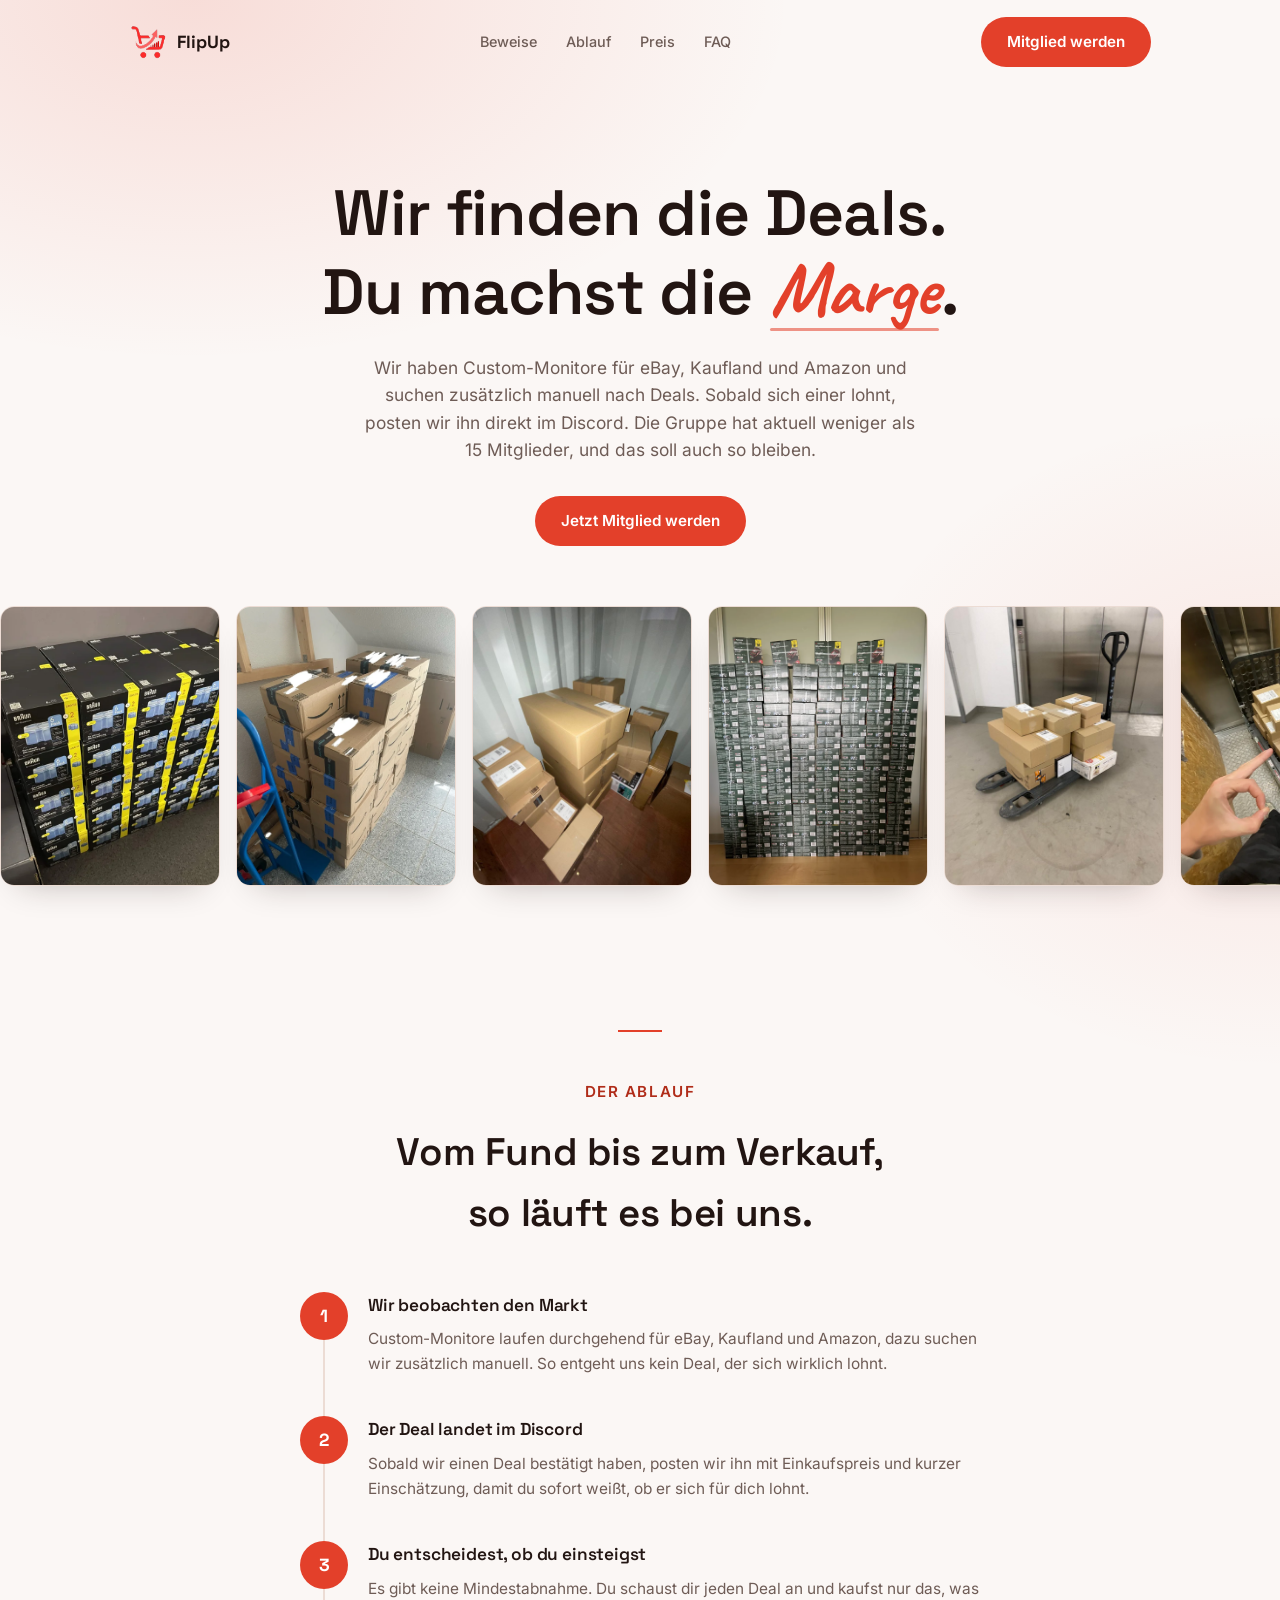
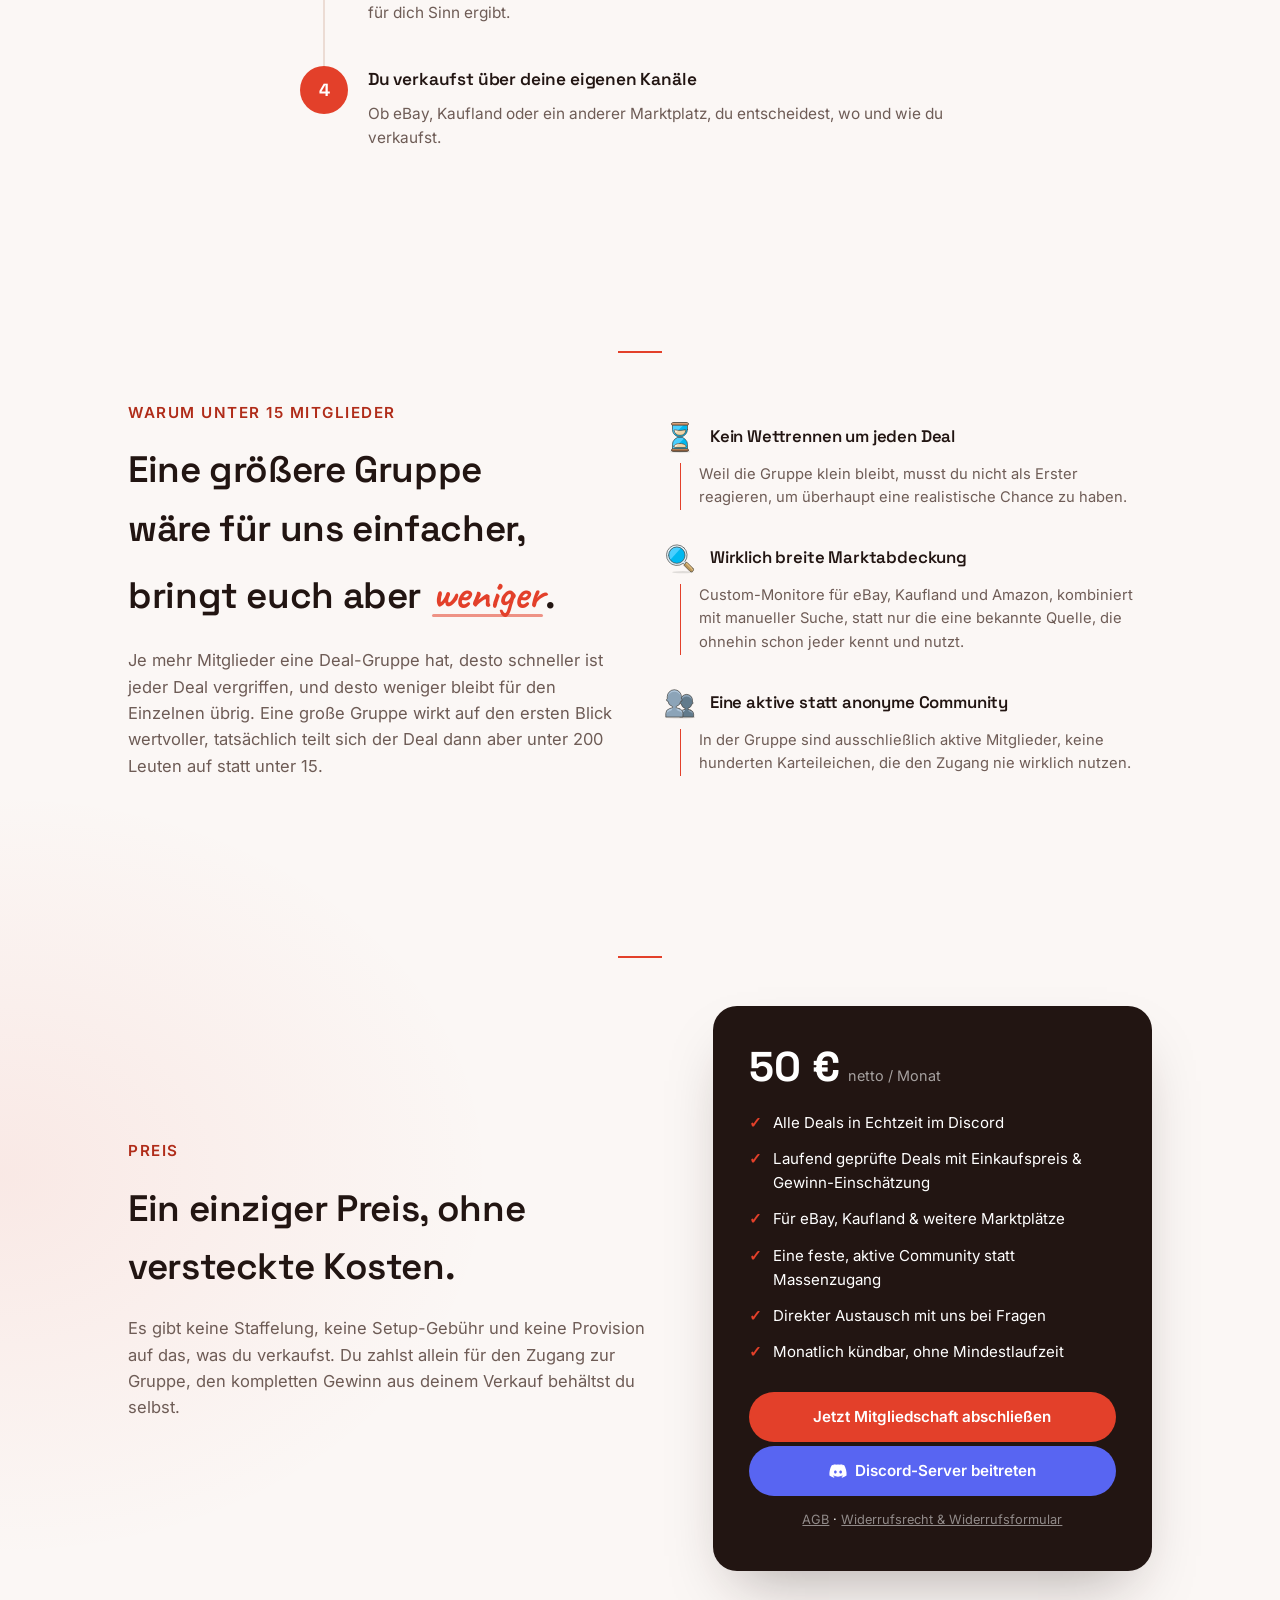
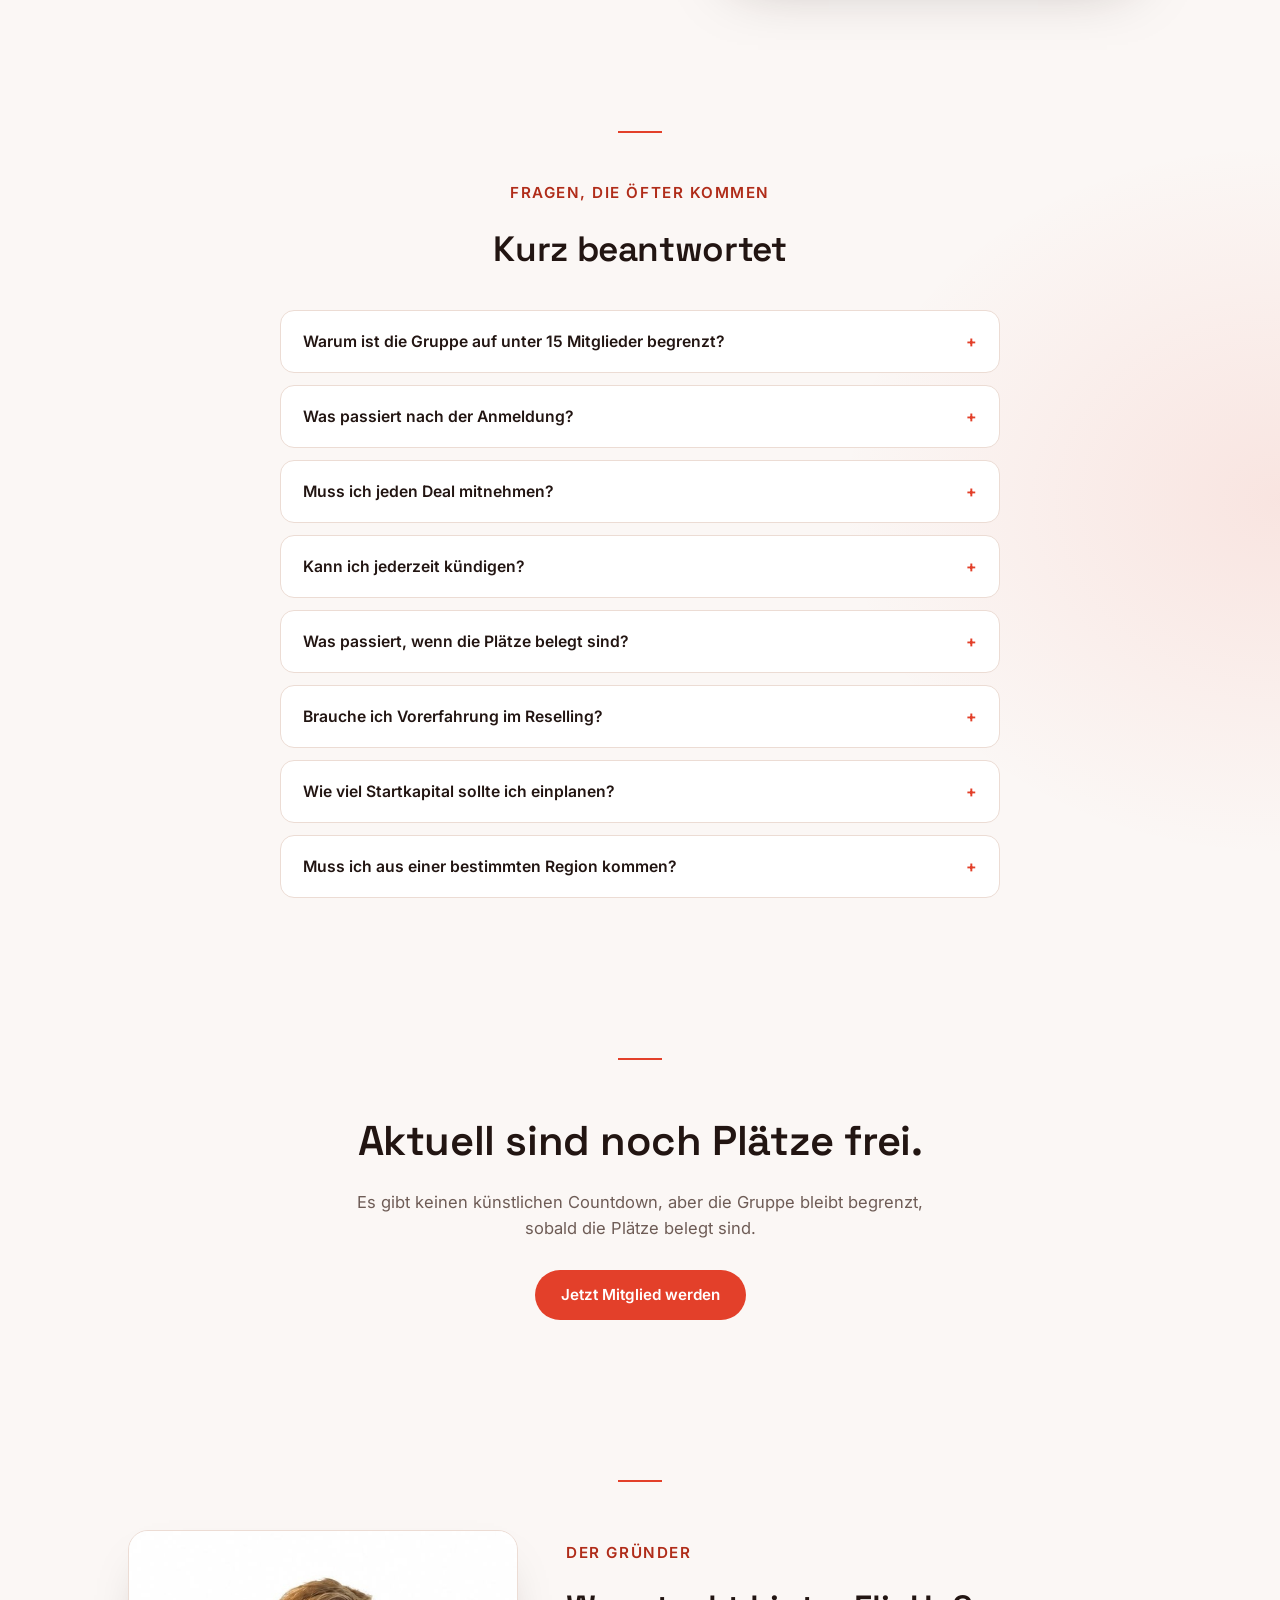
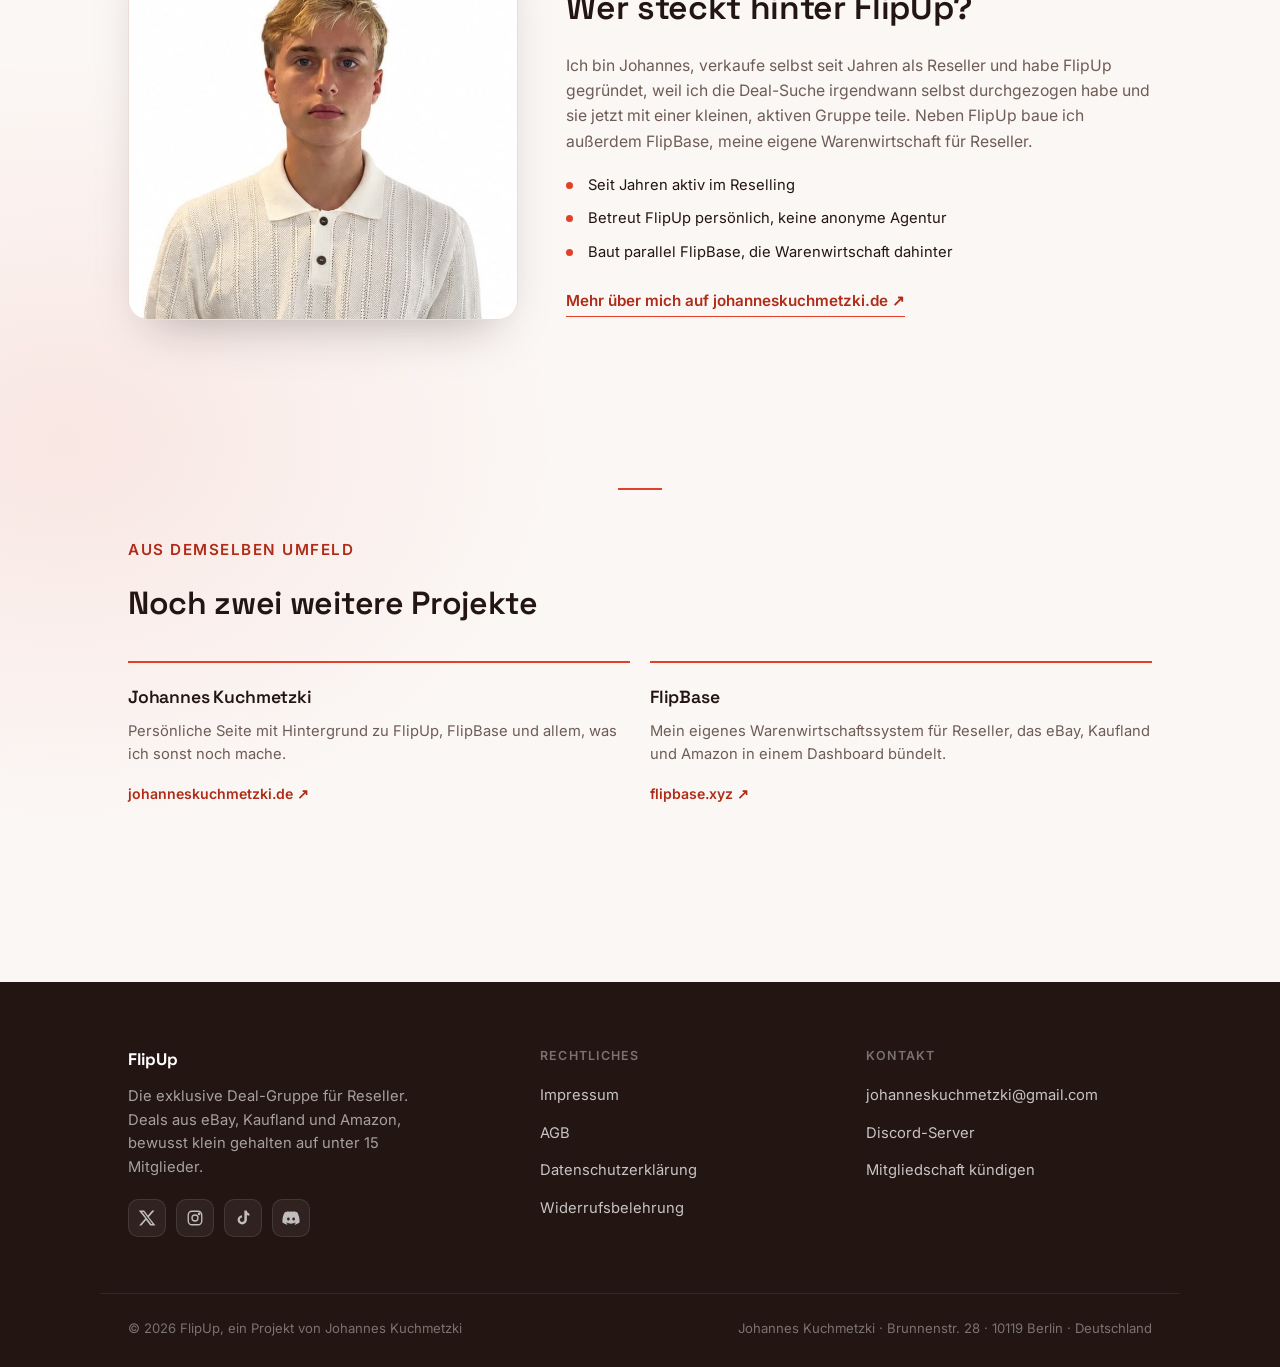
<file: index.html>
<!doctype html>
<html lang="de">
<head>
<meta charset="UTF-8">
<meta name="viewport" content="width=device-width, initial-scale=1.0">
<title>FlipUp</title>
<meta name="description" content="FlipUp, die exklusive Deal-Gruppe für Reseller. Deals aus eBay, Kaufland und Amazon, gefunden über Custom-Monitore und manuelle Suche, bewusst klein gehalten auf unter 15 Mitglieder.">
<link rel="canonical" href="https://flipupde.de/">
<meta property="og:title" content="FlipUp, exklusive Deal-Gruppe für Reseller">
<meta property="og:description" content="Deals aus eBay, Kaufland und Amazon, gefunden über Custom-Monitore und manuelle Suche. Bewusst klein gehalten auf unter 15 Mitglieder.">
<meta property="og:type" content="website">
<meta property="og:url" content="https://flipupde.de/">
<link rel="icon" type="image/png" sizes="32x32" href="assets/favicon/favicon-32.png">
<link rel="icon" type="image/png" sizes="16x16" href="assets/favicon/favicon-16.png">
<link rel="apple-touch-icon" sizes="180x180" href="assets/favicon/favicon-180.png">
<link rel="stylesheet" href="style.css?v=16">
<script type="application/ld+json">
{
  "@context": "https://schema.org",
  "@type": "Organization",
  "name": "FlipUp",
  "url": "https://flipupde.de/",
  "logo": "https://flipupde.de/assets/favicon/favicon-512.png",
  "description": "Exklusive Deal-Gruppe für Reseller mit Deals aus eBay, Kaufland und Amazon, gefunden über Custom-Monitore und manuelle Suche.",
  "founder": {
    "@type": "Person",
    "name": "Johannes Kuchmetzki"
  }
}
</script>
</head>
<body>

  <header class="nav" id="site-nav">
    <div class="nav-inner">
      <a class="nav-brand" href="#top">
        <img src="assets/logo.png" alt="FlipUp Logo" class="brand-logo">
        FlipUp
      </a>
      <nav>
        <a href="#proof">Beweise</a>
        <a href="#how">Ablauf</a>
        <a href="#pricing">Preis</a>
        <a href="#faq">FAQ</a>
      </nav>
      <a class="button button-nav" href="#pricing">Mitglied werden</a>
    </div>
  </header>

  <main id="top">

    <section class="hero">
      <div class="container hero-inner">
        <h1>Wir finden die Deals.<br>Du machst die <span class="accent-script">Marge</span>.</h1>
        <p class="hero-text">Wir haben Custom-Monitore für eBay, Kaufland und Amazon und suchen zusätzlich manuell nach Deals. Sobald sich einer lohnt, posten wir ihn direkt im Discord. Die Gruppe hat aktuell weniger als 15 Mitglieder, und das soll auch so bleiben.</p>
        <div class="hero-actions">
          <a class="button" href="#pricing">Jetzt Mitglied werden</a>
        </div>
      </div>
    </section>

    <section id="proof" class="strip-section">
      <div class="strip">
        <div class="strip-track">
          <img src="assets/deal-1.webp" alt="Palette mit Deal-Ware" class="strip-photo">
          <img src="assets/deal-4.webp" alt="Amazon-Pakete" class="strip-photo">
          <img src="assets/success/success-1.jpg" alt="Gestapelte Kartons" class="strip-photo">
          <img src="assets/deal-9.webp" alt="Akku-Sets aufgebaut" class="strip-photo">
          <img src="assets/success/success-2.jpg" alt="Wagen voller Pakete" class="strip-photo">
          <img src="assets/deal-13.webp" alt="Pakete im Transportwagen" class="strip-photo">
          <img src="assets/success/success-3.jpg" alt="Zwei Wagen mit Ware" class="strip-photo">
          <img src="assets/success/success-4.jpg" alt="Lagerecke voller Kartons" class="strip-photo">
          <img src="assets/success/success-5.jpg" alt="Palette mit Paketen" class="strip-photo">
          <img src="assets/success/success-6.jpg" alt="Gestapelte eBay-Pakete in der Ecke" class="strip-photo">
          <img src="assets/success/success-7.jpg" alt="Amazon-Pakete auf dem Transportwagen" class="strip-photo">
          <img src="assets/success/success-8.jpg" alt="Leifheit-Wäscheständer im Regal" class="strip-photo">
          <img src="assets/success/success-9.jpg" alt="Lego- und Pokémon-Boxen gestapelt" class="strip-photo">
          <img src="assets/success/success-10.jpg" alt="Einkaufswagen voller Parkside-Werkzeuge" class="strip-photo">
          <img src="assets/deal-1.webp" alt="Palette mit Deal-Ware" class="strip-photo">
          <img src="assets/deal-4.webp" alt="Amazon-Pakete" class="strip-photo">
          <img src="assets/success/success-1.jpg" alt="Gestapelte Kartons" class="strip-photo">
          <img src="assets/deal-9.webp" alt="Akku-Sets aufgebaut" class="strip-photo">
          <img src="assets/success/success-2.jpg" alt="Wagen voller Pakete" class="strip-photo">
          <img src="assets/deal-13.webp" alt="Pakete im Transportwagen" class="strip-photo">
          <img src="assets/success/success-3.jpg" alt="Zwei Wagen mit Ware" class="strip-photo">
          <img src="assets/success/success-4.jpg" alt="Lagerecke voller Kartons" class="strip-photo">
          <img src="assets/success/success-5.jpg" alt="Palette mit Paketen" class="strip-photo">
          <img src="assets/success/success-6.jpg" alt="Gestapelte eBay-Pakete in der Ecke" class="strip-photo">
          <img src="assets/success/success-7.jpg" alt="Amazon-Pakete auf dem Transportwagen" class="strip-photo">
          <img src="assets/success/success-8.jpg" alt="Leifheit-Wäscheständer im Regal" class="strip-photo">
          <img src="assets/success/success-9.jpg" alt="Lego- und Pokémon-Boxen gestapelt" class="strip-photo">
          <img src="assets/success/success-10.jpg" alt="Einkaufswagen voller Parkside-Werkzeuge" class="strip-photo">
        </div>
      </div>
    </section>

    <section id="how" class="section how">
      <div class="section-divider"></div>
      <div class="container">
        <p class="section-label reveal">Der Ablauf</p>
        <h2 class="reveal">Vom Fund bis zum Verkauf, so läuft es bei uns.</h2>
        <div class="timeline">
          <div class="timeline-item reveal">
            <span class="timeline-num">1</span>
            <div>
              <h3>Wir beobachten den Markt</h3>
              <p>Custom-Monitore laufen durchgehend für eBay, Kaufland und Amazon, dazu suchen wir zusätzlich manuell. So entgeht uns kein Deal, der sich wirklich lohnt.</p>
            </div>
          </div>
          <div class="timeline-item reveal">
            <span class="timeline-num">2</span>
            <div>
              <h3>Der Deal landet im Discord</h3>
              <p>Sobald wir einen Deal bestätigt haben, posten wir ihn mit Einkaufspreis und kurzer Einschätzung, damit du sofort weißt, ob er sich für dich lohnt.</p>
            </div>
          </div>
          <div class="timeline-item reveal">
            <span class="timeline-num">3</span>
            <div>
              <h3>Du entscheidest, ob du einsteigst</h3>
              <p>Es gibt keine Mindestabnahme. Du schaust dir jeden Deal an und kaufst nur das, was für dich Sinn ergibt.</p>
            </div>
          </div>
          <div class="timeline-item reveal">
            <span class="timeline-num">4</span>
            <div>
              <h3>Du verkaufst über deine eigenen Kanäle</h3>
              <p>Ob eBay, Kaufland oder ein anderer Marktplatz, du entscheidest, wo und wie du verkaufst.</p>
            </div>
          </div>
        </div>
      </div>
    </section>

    <section class="section why alt">
      <div class="section-divider"></div>
      <div class="container why-grid">
        <div class="reveal">
          <p class="section-label">Warum unter 15 Mitglieder</p>
          <h2>Eine größere Gruppe wäre für uns einfacher, bringt euch aber <span class="accent-script">weniger</span>.</h2>
          <p class="lede">Je mehr Mitglieder eine Deal-Gruppe hat, desto schneller ist jeder Deal vergriffen, und desto weniger bleibt für den Einzelnen übrig. Eine große Gruppe wirkt auf den ersten Blick wertvoller, tatsächlich teilt sich der Deal dann aber unter 200 Leuten auf statt unter 15.</p>
        </div>
        <div class="why-points">
          <div class="why-point reveal">
            <div class="why-heading">
              <img src="assets/icons/clock.svg?v=2" alt="" class="why-icon">
              <h3>Kein Wettrennen um jeden Deal</h3>
            </div>
            <div class="why-body">
              <p>Weil die Gruppe klein bleibt, musst du nicht als Erster reagieren, um überhaupt eine realistische Chance zu haben.</p>
            </div>
          </div>
          <div class="why-point reveal">
            <div class="why-heading">
              <img src="assets/icons/search.svg?v=2" alt="" class="why-icon">
              <h3>Wirklich breite Marktabdeckung</h3>
            </div>
            <div class="why-body">
              <p>Custom-Monitore für eBay, Kaufland und Amazon, kombiniert mit manueller Suche, statt nur die eine bekannte Quelle, die ohnehin schon jeder kennt und nutzt.</p>
            </div>
          </div>
          <div class="why-point reveal">
            <div class="why-heading">
              <img src="assets/icons/conference-call.svg?v=2" alt="" class="why-icon">
              <h3>Eine aktive statt anonyme Community</h3>
            </div>
            <div class="why-body">
              <p>In der Gruppe sind ausschließlich aktive Mitglieder, keine hunderten Karteileichen, die den Zugang nie wirklich nutzen.</p>
            </div>
          </div>
        </div>
      </div>
    </section>

    <section id="pricing" class="section pricing">
      <div class="section-divider"></div>
      <div class="container pricing-grid">
        <div class="pricing-copy reveal">
          <p class="section-label">Preis</p>
          <h2>Ein einziger Preis, ohne versteckte Kosten.</h2>
          <p class="lede">Es gibt keine Staffelung, keine Setup-Gebühr und keine Provision auf das, was du verkaufst. Du zahlst allein für den Zugang zur Gruppe, den kompletten Gewinn aus deinem Verkauf behältst du selbst.</p>
        </div>
        <div class="pricing-card reveal">
          <div class="pricing-price">
            <span class="pricing-amount">50&nbsp;€</span>
            <span class="pricing-period">netto / Monat</span>
          </div>
          <ul class="pricing-points">
            <li>Alle Deals in Echtzeit im Discord</li>
            <li>Laufend geprüfte Deals mit Einkaufspreis &amp; Gewinn-Einschätzung</li>
            <li>Für eBay, Kaufland &amp; weitere Marktplätze</li>
            <li>Eine feste, aktive Community statt Massenzugang</li>
            <li>Direkter Austausch mit uns bei Fragen</li>
            <li>Monatlich kündbar, ohne Mindestlaufzeit</li>
          </ul>
          <a class="button button-block" href="https://buy.stripe.com/bJefZj2SH6vlgEM9r18k802" target="_blank" rel="noopener">Jetzt Mitgliedschaft abschließen</a>
          <a class="button button-discord" href="https://discord.gg/VjVJKsM6pp" target="_blank" rel="noopener">
            <svg width="18" height="18" viewBox="0 0 24 24" fill="currentColor" aria-hidden="true"><path d="M20.3 4.4A19.7 19.7 0 0015.6 3l-.3.6a14 14 0 014.2 1.6 16 16 0 00-15 0A14 14 0 018.7 3.6L8.4 3a19.6 19.6 0 00-4.7 1.4C1 9 .3 13.5.6 18a19.8 19.8 0 006 3l.9-1.5a12.7 12.7 0 01-2-1c.2-.1.3-.3.5-.4a14.1 14.1 0 0012 0l.5.4a12.7 12.7 0 01-2 1L17.4 21a19.7 19.7 0 006-3c.4-5.2-1-9.7-3.1-13.6zM8.5 15.3c-1 0-1.8-.9-1.8-2s.8-2 1.8-2 1.9.9 1.8 2c0 1.1-.8 2-1.8 2zm7 0c-1 0-1.8-.9-1.8-2s.8-2 1.8-2 1.9.9 1.8 2c0 1.1-.8 2-1.8 2z"/></svg>
            Discord-Server beitreten
          </a>
          <p class="pricing-legal-link"><a href="agb.html">AGB</a> · <a href="widerruf.html">Widerrufsrecht &amp; Widerrufsformular</a></p>
        </div>
      </div>
    </section>

    <section id="faq" class="section faq">
      <div class="section-divider"></div>
      <div class="container">
        <p class="section-label reveal">Fragen, die öfter kommen</p>
        <h2 class="reveal">Kurz beantwortet</h2>
        <div class="faq-list">
          <details class="faq-item reveal">
            <summary>Warum ist die Gruppe auf unter 15 Mitglieder begrenzt?</summary>
            <p>Ein Deal, der für 15 Leute reicht, reicht nicht mehr, sobald 300 Leute gleichzeitig zugreifen. Genau deshalb halten wir die Gruppe bewusst klein.</p>
          </details>
          <details class="faq-item reveal">
            <summary>Was passiert nach der Anmeldung?</summary>
            <p>Du bekommst Zugang zum privaten Discord-Server. Ab diesem Moment siehst du jeden Deal, sobald wir ihn posten, inklusive Einkaufspreis und einer kurzen Einschätzung.</p>
          </details>
          <details class="faq-item reveal">
            <summary>Muss ich jeden Deal mitnehmen?</summary>
            <p>Nein. Du schaust dir jeden Deal in Ruhe an und entscheidest selbst, ob er zu dir passt.</p>
          </details>
          <details class="faq-item reveal">
            <summary>Kann ich jederzeit kündigen?</summary>
            <p>Ja, die Mitgliedschaft läuft monatlich und lässt sich jederzeit ohne Frist beenden.</p>
          </details>
          <details class="faq-item reveal">
            <summary>Was passiert, wenn die Plätze belegt sind?</summary>
            <p>Dann bleibt die Gruppe vorerst geschlossen, genau das macht ihren Wert aus. Melde dich trotzdem gerne, falls kurzfristig ein Platz frei wird.</p>
          </details>
          <details class="faq-item reveal">
            <summary>Brauche ich Vorerfahrung im Reselling?</summary>
            <p>Nein. Wir beschreiben jeden Deal so, dass klar ist, worum es geht und was realistisch drin ist. Wichtiger als Erfahrung ist, dass du Lust hast, dich wirklich mit den Deals zu beschäftigen.</p>
          </details>
          <details class="faq-item reveal">
            <summary>Wie viel Startkapital sollte ich einplanen?</summary>
            <p>Das hängt vom Deal ab, viele lassen sich schon mit 100 bis 300 € Einsatz starten. Du entscheidest bei jedem Deal selbst, wie viel du investierst, es gibt keine Mindestsumme.</p>
          </details>
          <details class="faq-item reveal">
            <summary>Muss ich aus einer bestimmten Region kommen?</summary>
            <p>Nein, du kannst von überall in Deutschland mitmachen. Entscheidend ist nur, dass du die Ware selbst einkaufen und über deine eigenen Kanäle weiterverkaufen kannst.</p>
          </details>
        </div>
      </div>
    </section>

    <section class="section cta">
      <div class="section-divider"></div>
      <div class="container cta-inner reveal">
        <h2>Aktuell sind noch Plätze frei.</h2>
        <p class="lede">Es gibt keinen künstlichen Countdown, aber die Gruppe bleibt begrenzt, sobald die Plätze belegt sind.</p>
        <a class="button" href="#pricing">Jetzt Mitglied werden</a>
      </div>
    </section>

    <section id="founder" class="section founder alt">
      <div class="section-divider"></div>
      <div class="container">
        <div class="founder-grid">
          <div class="founder-photo reveal">
            <img src="assets/founder.jpg?v=3" alt="Johannes Kuchmetzki">
          </div>
          <div class="founder-content reveal">
            <p class="section-label">Der Gründer</p>
            <h2>Wer steckt hinter FlipUp?</h2>
            <p class="founder-bio">Ich bin Johannes, verkaufe selbst seit Jahren als Reseller und habe FlipUp gegründet, weil ich die Deal-Suche irgendwann selbst durchgezogen habe und sie jetzt mit einer kleinen, aktiven Gruppe teile. Neben FlipUp baue ich außerdem FlipBase, meine eigene Warenwirtschaft für Reseller.</p>
            <ul class="founder-points">
              <li>Seit Jahren aktiv im Reselling</li>
              <li>Betreut FlipUp persönlich, keine anonyme Agentur</li>
              <li>Baut parallel FlipBase, die Warenwirtschaft dahinter</li>
            </ul>
            <a class="founder-link" href="https://johanneskuchmetzki.de" target="_blank" rel="noopener">
              Mehr über mich auf johanneskuchmetzki.de ↗
            </a>
          </div>
        </div>
      </div>
    </section>

    <section class="section network">
      <div class="section-divider"></div>
      <div class="container">
        <p class="section-label reveal">Aus demselben Umfeld</p>
        <h2 class="reveal">Noch zwei weitere Projekte</h2>
        <div class="network-grid">
          <a class="network-card reveal" href="https://johanneskuchmetzki.de" target="_blank" rel="noopener">
            <h3>Johannes Kuchmetzki</h3>
            <p>Persönliche Seite mit Hintergrund zu FlipUp, FlipBase und allem, was ich sonst noch mache.</p>
            <span class="network-link">johanneskuchmetzki.de ↗</span>
          </a>
          <a class="network-card reveal" href="https://flipbase.xyz" target="_blank" rel="noopener">
            <h3>FlipBase</h3>
            <p>Mein eigenes Warenwirtschaftssystem für Reseller, das eBay, Kaufland und Amazon in einem Dashboard bündelt.</p>
            <span class="network-link">flipbase.xyz ↗</span>
          </a>
        </div>
      </div>
    </section>

  </main>

  <footer class="footer">
    <div class="container footer-grid">
      <div>
        <p class="footer-brand">FlipUp</p>
        <p class="footer-tagline">Die exklusive Deal-Gruppe für Reseller. Deals aus eBay, Kaufland und Amazon, bewusst klein gehalten auf unter 15 Mitglieder.</p>
        <div class="footer-social">
          <a href="https://x.com/FlipUpde" target="_blank" rel="noopener" aria-label="FlipUp auf X">
            <svg width="18" height="18" viewBox="0 0 24 24" fill="currentColor" aria-hidden="true"><path d="M18.9 2H22l-7.6 8.7L23.3 22h-7l-5.5-7.2L4.6 22H1.5l8.2-9.4L1 2h7.2l5 6.6L18.9 2zm-1.2 18h1.7L7.4 4h-1.8l12.1 16z"/></svg>
          </a>
          <a href="https://www.instagram.com/flipupde/" target="_blank" rel="noopener" aria-label="FlipUp auf Instagram">
            <svg width="18" height="18" viewBox="0 0 24 24" fill="none" stroke="currentColor" stroke-width="1.8" aria-hidden="true"><rect x="3" y="3" width="18" height="18" rx="5"/><circle cx="12" cy="12" r="4"/><circle cx="17.5" cy="6.5" r="1"/></svg>
          </a>
          <a href="https://www.tiktok.com/@flipupde" target="_blank" rel="noopener" aria-label="FlipUp auf TikTok">
            <svg width="18" height="18" viewBox="0 0 24 24" fill="currentColor" aria-hidden="true"><path d="M14 2h3c.2 2.1 1.4 3.7 3.5 3.9v3c-1.2 0-2.3-.3-3.3-.9v6.4c0 3.4-2.8 6.1-6.2 6.1S4.8 17.8 4.8 14.4c0-3.3 2.6-6 5.9-6.1v3.1c-1.6.1-2.9 1.4-2.9 3s1.3 3 3 3 3-1.3 3-3V2z"/></svg>
          </a>
          <a href="https://discord.gg/VjVJKsM6pp" target="_blank" rel="noopener" aria-label="FlipUp auf Discord">
            <svg width="18" height="18" viewBox="0 0 24 24" fill="currentColor" aria-hidden="true"><path d="M20.3 4.4A19.7 19.7 0 0015.6 3l-.3.6a14 14 0 014.2 1.6 16 16 0 00-15 0A14 14 0 018.7 3.6L8.4 3a19.6 19.6 0 00-4.7 1.4C1 9 .3 13.5.6 18a19.8 19.8 0 006 3l.9-1.5a12.7 12.7 0 01-2-1c.2-.1.3-.3.5-.4a14.1 14.1 0 0012 0l.5.4a12.7 12.7 0 01-2 1L17.4 21a19.7 19.7 0 006-3c.4-5.2-1-9.7-3.1-13.6zM8.5 15.3c-1 0-1.8-.9-1.8-2s.8-2 1.8-2 1.9.9 1.8 2c0 1.1-.8 2-1.8 2zm7 0c-1 0-1.8-.9-1.8-2s.8-2 1.8-2 1.9.9 1.8 2c0 1.1-.8 2-1.8 2z"/></svg>
          </a>
        </div>
      </div>
      <div>
        <p class="footer-heading">Rechtliches</p>
        <ul class="footer-links">
          <li><a href="https://johanneskuchmetzki.de/impressum.html">Impressum</a></li>
          <li><a href="agb.html">AGB</a></li>
          <li><a href="datenschutz.html">Datenschutzerklärung</a></li>
          <li><a href="widerruf.html">Widerrufsbelehrung</a></li>
        </ul>
      </div>
      <div>
        <p class="footer-heading">Kontakt</p>
        <ul class="footer-links">
          <li><a href="mailto:johanneskuchmetzki@gmail.com">johanneskuchmetzki@gmail.com</a></li>
          <li><a href="https://discord.gg/VjVJKsM6pp" target="_blank" rel="noopener">Discord-Server</a></li>
          <li><a href="kuendigen.html">Mitgliedschaft kündigen</a></li>
        </ul>
      </div>
    </div>
    <div class="container footer-bottom">
      <span>© 2026 FlipUp, ein Projekt von Johannes Kuchmetzki</span>
      <span>Johannes Kuchmetzki · Brunnenstr. 28 · 10119 Berlin · Deutschland</span>
    </div>
  </footer>

  <script>
    var revealEls = document.querySelectorAll('.reveal');
    if ('IntersectionObserver' in window) {
      var io = new IntersectionObserver(function (entries) {
        entries.forEach(function (entry) {
          if (entry.isIntersecting) {
            entry.target.classList.add('reveal-visible');
            io.unobserve(entry.target);
          }
        });
      }, { threshold: 0.15, rootMargin: '0px 0px -40px 0px' });
      revealEls.forEach(function (el) { io.observe(el); });
    } else {
      revealEls.forEach(function (el) { el.classList.add('reveal-visible'); });
    }
  </script>

  <script>
    var siteNav = document.getElementById('site-nav');
    function updateNavScroll() {
      if (window.scrollY > 24) {
        siteNav.classList.add('scrolled');
      } else {
        siteNav.classList.remove('scrolled');
      }
    }
    updateNavScroll();
    window.addEventListener('scroll', updateNavScroll, { passive: true });
  </script>

</body>
</html>
</file>
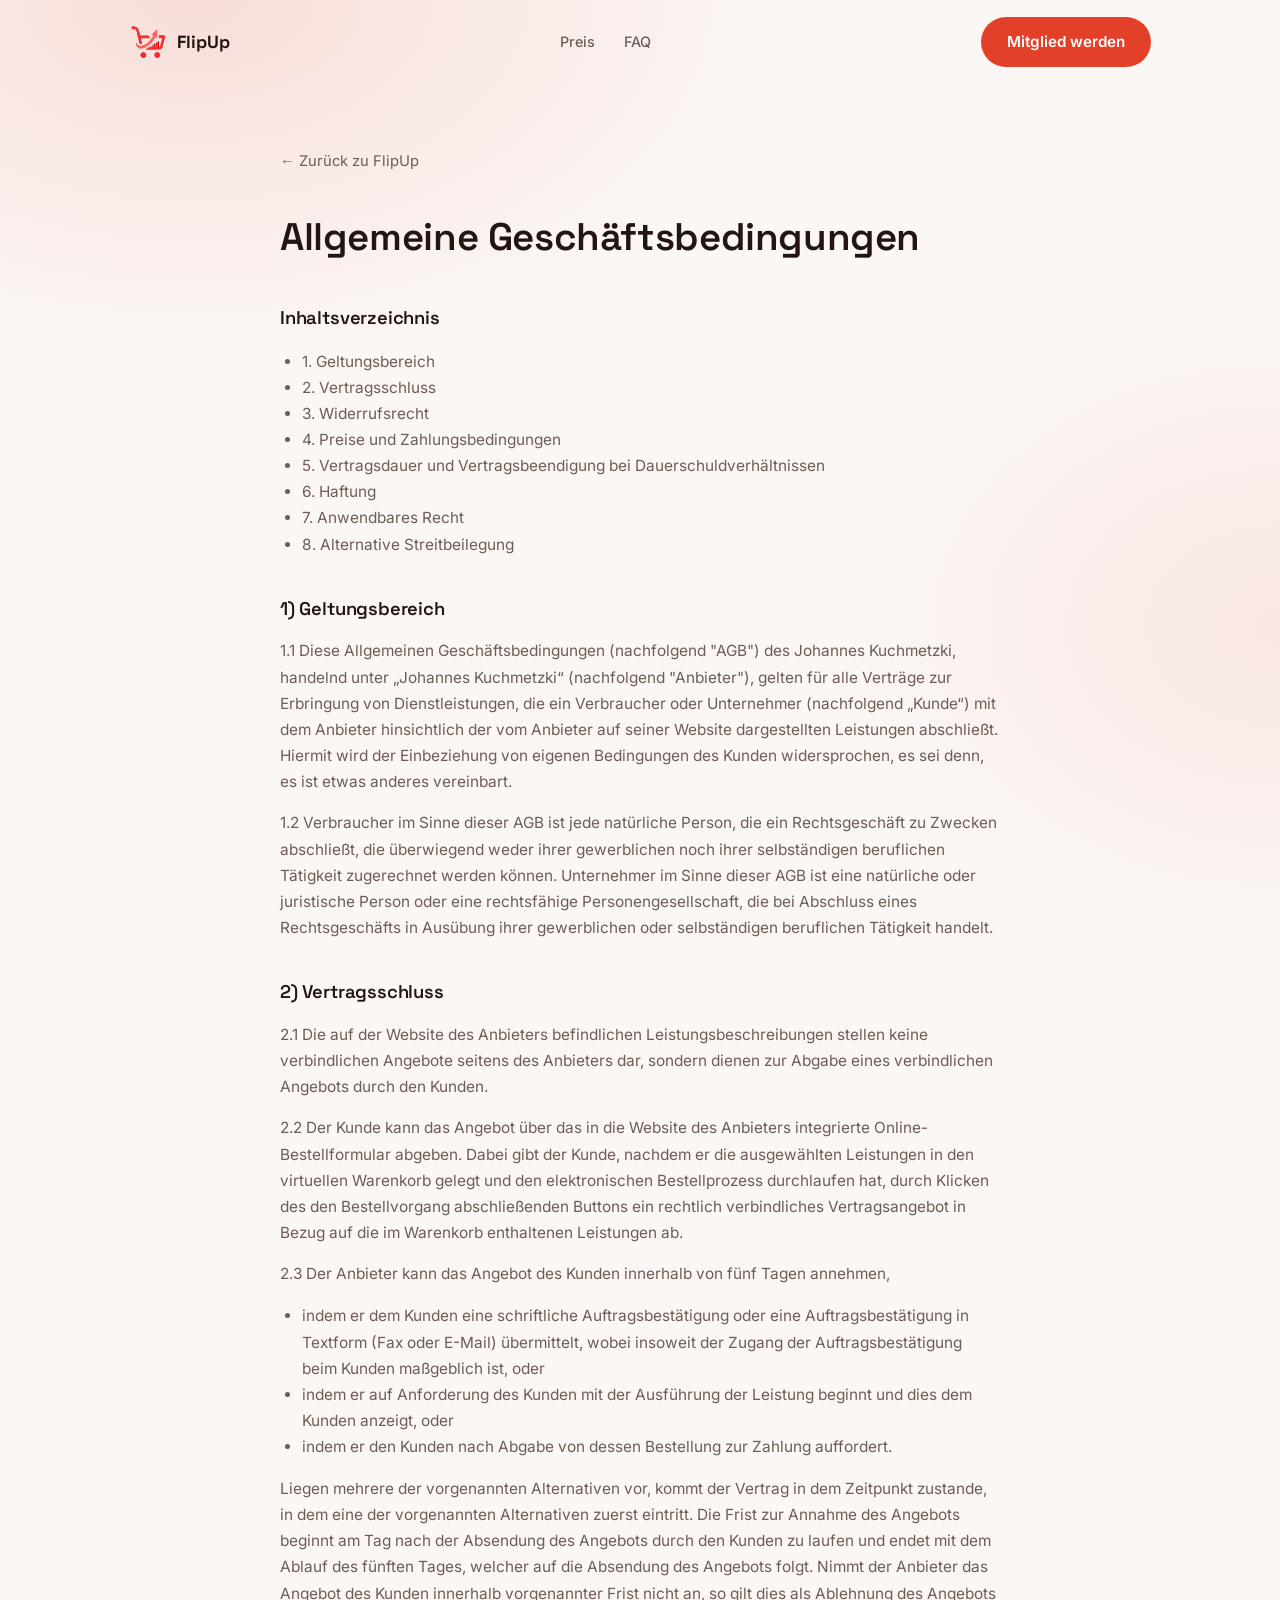
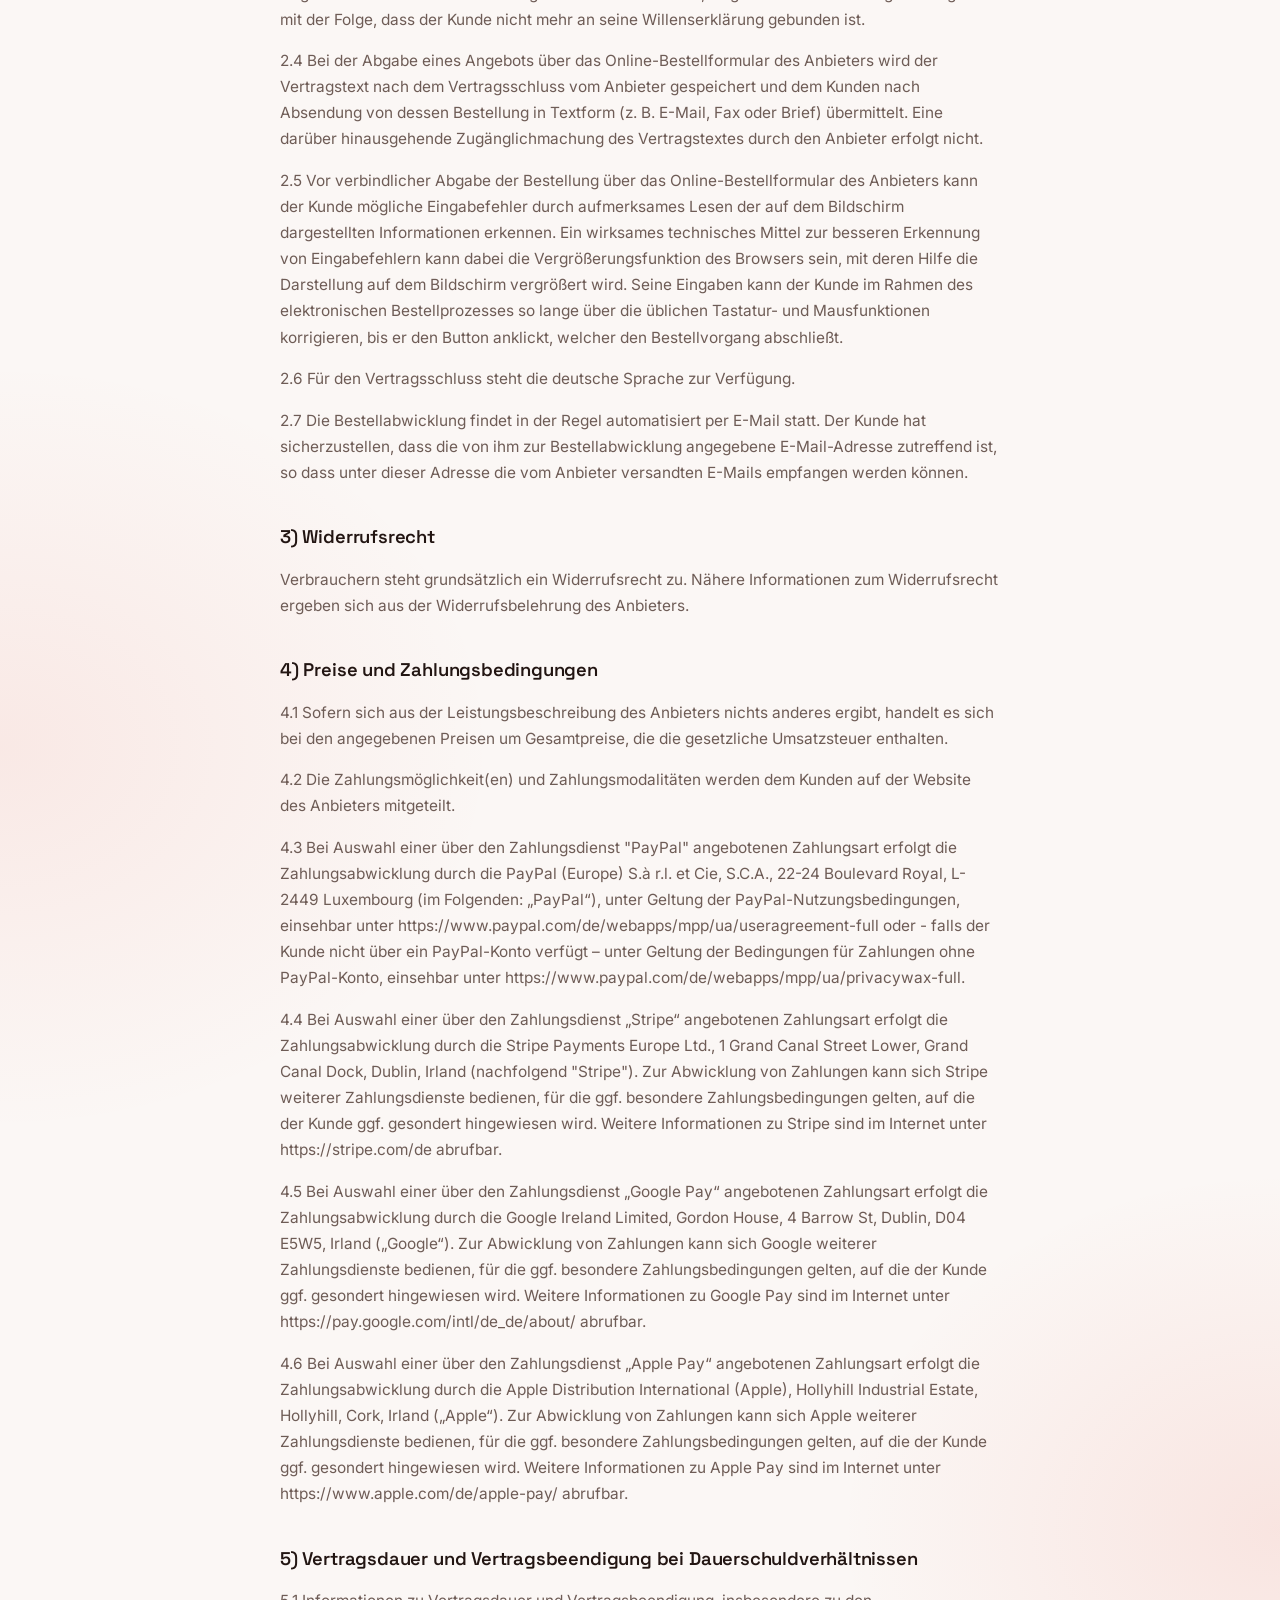
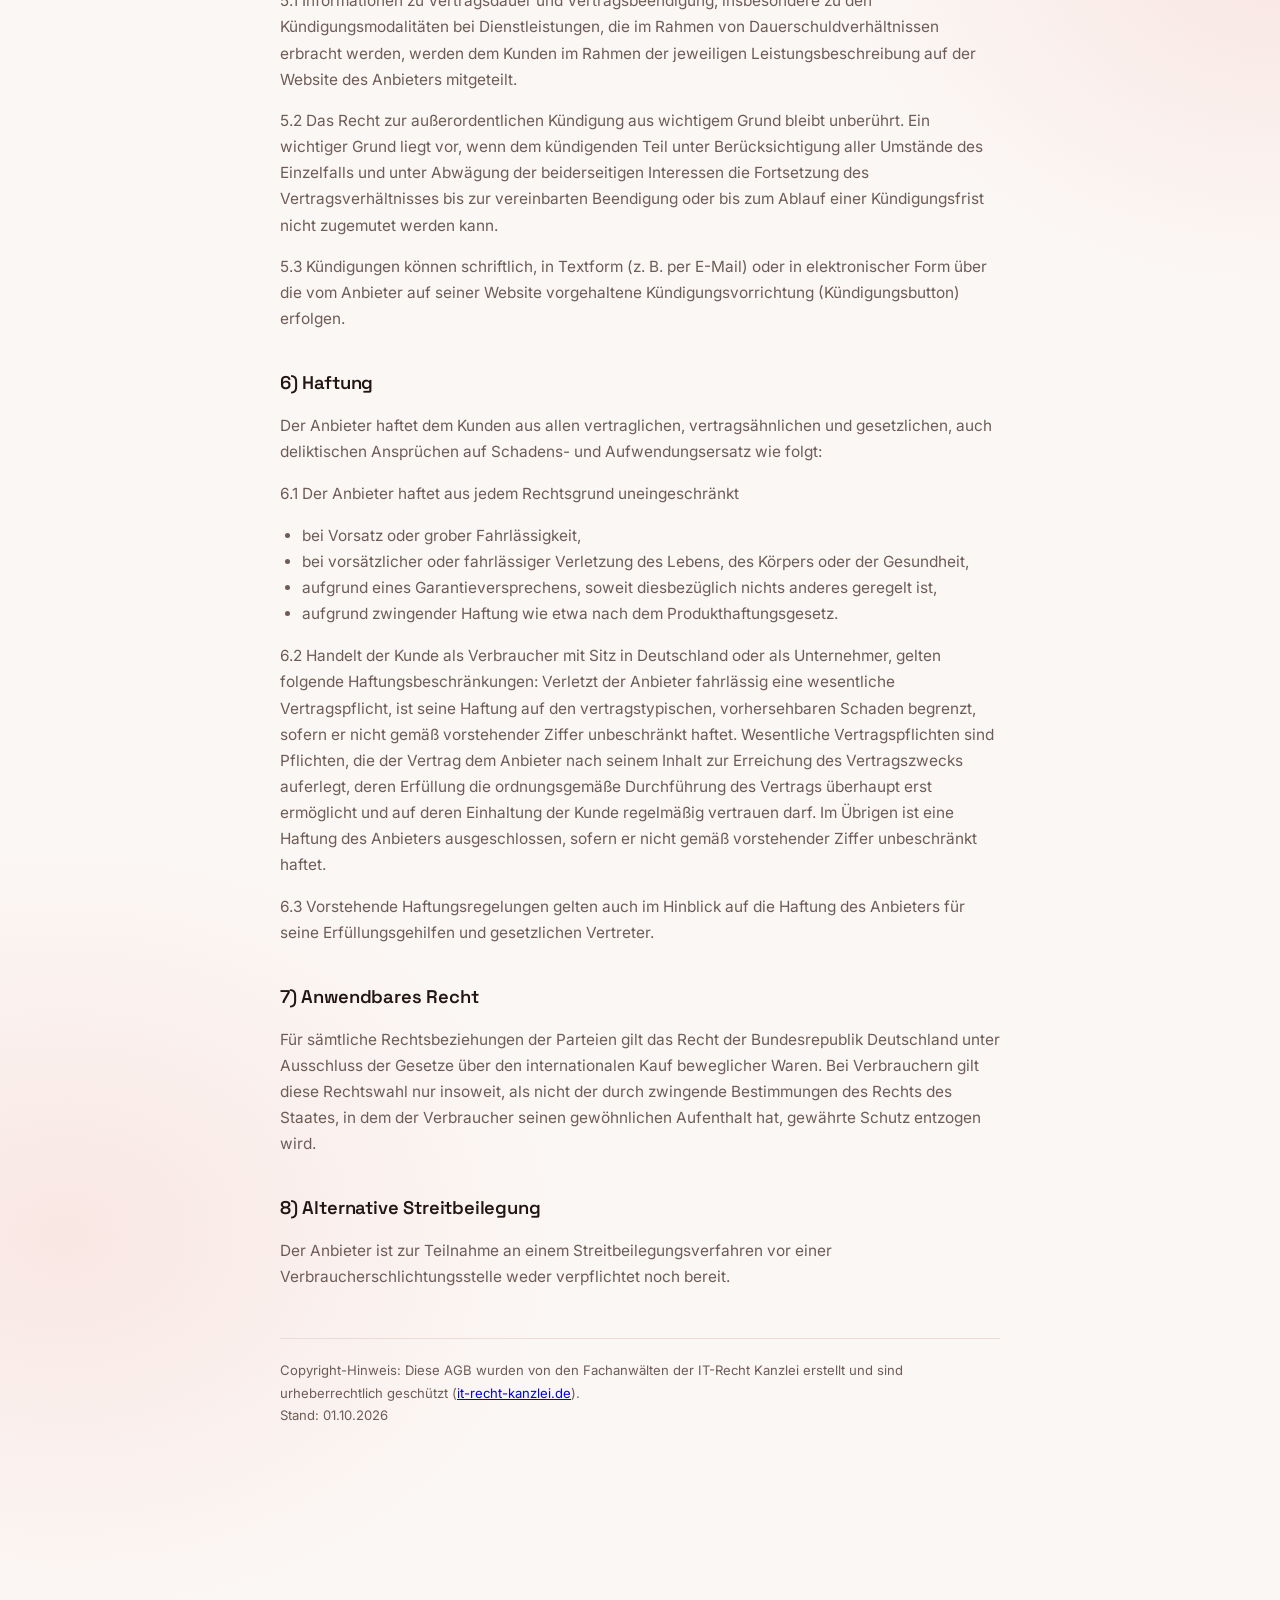
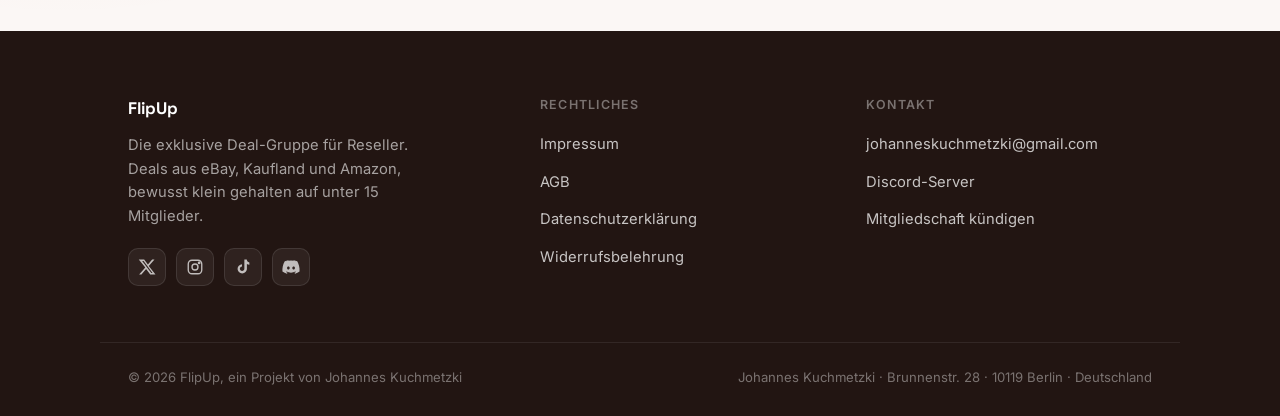
<file: agb.html>
<!doctype html>
<html lang="de">
<head>
<meta charset="UTF-8">
<meta name="viewport" content="width=device-width, initial-scale=1.0">
<title>AGB / Nutzungsbedingungen – FlipUp</title>
<meta name="description" content="Allgemeine Geschäftsbedingungen / Nutzungsbedingungen für flipupde.de.">
<link rel="canonical" href="https://flipupde.de/agb.html">
<meta name="robots" content="noindex">
<link rel="icon" type="image/png" sizes="32x32" href="assets/favicon/favicon-32.png">
<link rel="icon" type="image/png" sizes="16x16" href="assets/favicon/favicon-16.png">
<link rel="apple-touch-icon" sizes="180x180" href="assets/favicon/favicon-180.png">
<link rel="stylesheet" href="style.css?v=16">
<style>
  .legal {
    padding: 64px 0 96px;
    max-width: 720px;
    margin: 0 auto;
  }
  .legal h1 {
    font-size: clamp(1.8rem, 4vw, 2.4rem);
    margin-bottom: 8px;
  }
  .legal .back-link {
    display: inline-block;
    margin-bottom: 32px;
    color: var(--text-muted);
    text-decoration: none;
    font-size: 0.92rem;
  }
  .legal .back-link:hover { color: var(--accent-ink); }
  .legal h2 {
    font-size: 1.15rem;
    margin: 36px 0 12px;
  }
  .legal p, .legal li {
    color: var(--text-muted);
    font-size: 0.96rem;
    line-height: 1.7;
  }
  .legal ul { padding-left: 22px; }
  .legal .meta {
    font-size: 0.82rem;
    color: var(--text-muted);
    margin-top: 48px;
    padding-top: 20px;
    border-top: 1px solid var(--border);
  }
</style>
</head>
<body>

  <header class="nav" id="site-nav">
    <div class="nav-inner">
      <a class="nav-brand" href="index.html">
        <img src="assets/logo.png" alt="FlipUp Logo" class="brand-logo">
        FlipUp
      </a>
      <nav>
        <a href="index.html#pricing">Preis</a>
        <a href="index.html#faq">FAQ</a>
      </nav>
      <a class="button button-nav" href="index.html#pricing">Mitglied werden</a>
    </div>
  </header>

  <main>
    <div class="container legal">
      <a class="back-link" href="index.html">← Zurück zu FlipUp</a>
      <h1>Allgemeine Geschäftsbedingungen</h1>

      <h2>Inhaltsverzeichnis</h2>
      <ul>
        <li>1. Geltungsbereich</li>
        <li>2. Vertragsschluss</li>
        <li>3. Widerrufsrecht</li>
        <li>4. Preise und Zahlungsbedingungen</li>
        <li>5. Vertragsdauer und Vertragsbeendigung bei Dauerschuldverhältnissen</li>
        <li>6. Haftung</li>
        <li>7. Anwendbares Recht</li>
        <li>8. Alternative Streitbeilegung</li>
      </ul>

      <h2>1) Geltungsbereich</h2>
      <p>1.1 Diese Allgemeinen Geschäftsbedingungen (nachfolgend "AGB") des Johannes Kuchmetzki, handelnd unter „Johannes Kuchmetzki“ (nachfolgend "Anbieter"), gelten für alle Verträge zur Erbringung von Dienstleistungen, die ein Verbraucher oder Unternehmer (nachfolgend „Kunde“) mit dem Anbieter hinsichtlich der vom Anbieter auf seiner Website dargestellten Leistungen abschließt. Hiermit wird der Einbeziehung von eigenen Bedingungen des Kunden widersprochen, es sei denn, es ist etwas anderes vereinbart.</p>
      <p>1.2 Verbraucher im Sinne dieser AGB ist jede natürliche Person, die ein Rechtsgeschäft zu Zwecken abschließt, die überwiegend weder ihrer gewerblichen noch ihrer selbständigen beruflichen Tätigkeit zugerechnet werden können. Unternehmer im Sinne dieser AGB ist eine natürliche oder juristische Person oder eine rechtsfähige Personengesellschaft, die bei Abschluss eines Rechtsgeschäfts in Ausübung ihrer gewerblichen oder selbständigen beruflichen Tätigkeit handelt.</p>

      <h2>2) Vertragsschluss</h2>
      <p>2.1 Die auf der Website des Anbieters befindlichen Leistungsbeschreibungen stellen keine verbindlichen Angebote seitens des Anbieters dar, sondern dienen zur Abgabe eines verbindlichen Angebots durch den Kunden.</p>
      <p>2.2 Der Kunde kann das Angebot über das in die Website des Anbieters integrierte Online-Bestellformular abgeben. Dabei gibt der Kunde, nachdem er die ausgewählten Leistungen in den virtuellen Warenkorb gelegt und den elektronischen Bestellprozess durchlaufen hat, durch Klicken des den Bestellvorgang abschließenden Buttons ein rechtlich verbindliches Vertragsangebot in Bezug auf die im Warenkorb enthaltenen Leistungen ab.</p>
      <p>2.3 Der Anbieter kann das Angebot des Kunden innerhalb von fünf Tagen annehmen,</p>
      <ul>
        <li>indem er dem Kunden eine schriftliche Auftragsbestätigung oder eine Auftragsbestätigung in Textform (Fax oder E-Mail) übermittelt, wobei insoweit der Zugang der Auftragsbestätigung beim Kunden maßgeblich ist, oder</li>
        <li>indem er auf Anforderung des Kunden mit der Ausführung der Leistung beginnt und dies dem Kunden anzeigt, oder</li>
        <li>indem er den Kunden nach Abgabe von dessen Bestellung zur Zahlung auffordert.</li>
      </ul>
      <p>Liegen mehrere der vorgenannten Alternativen vor, kommt der Vertrag in dem Zeitpunkt zustande, in dem eine der vorgenannten Alternativen zuerst eintritt. Die Frist zur Annahme des Angebots beginnt am Tag nach der Absendung des Angebots durch den Kunden zu laufen und endet mit dem Ablauf des fünften Tages, welcher auf die Absendung des Angebots folgt. Nimmt der Anbieter das Angebot des Kunden innerhalb vorgenannter Frist nicht an, so gilt dies als Ablehnung des Angebots mit der Folge, dass der Kunde nicht mehr an seine Willenserklärung gebunden ist.</p>
      <p>2.4 Bei der Abgabe eines Angebots über das Online-Bestellformular des Anbieters wird der Vertragstext nach dem Vertragsschluss vom Anbieter gespeichert und dem Kunden nach Absendung von dessen Bestellung in Textform (z. B. E-Mail, Fax oder Brief) übermittelt. Eine darüber hinausgehende Zugänglichmachung des Vertragstextes durch den Anbieter erfolgt nicht.</p>
      <p>2.5 Vor verbindlicher Abgabe der Bestellung über das Online-Bestellformular des Anbieters kann der Kunde mögliche Eingabefehler durch aufmerksames Lesen der auf dem Bildschirm dargestellten Informationen erkennen. Ein wirksames technisches Mittel zur besseren Erkennung von Eingabefehlern kann dabei die Vergrößerungsfunktion des Browsers sein, mit deren Hilfe die Darstellung auf dem Bildschirm vergrößert wird. Seine Eingaben kann der Kunde im Rahmen des elektronischen Bestellprozesses so lange über die üblichen Tastatur- und Mausfunktionen korrigieren, bis er den Button anklickt, welcher den Bestellvorgang abschließt.</p>
      <p>2.6 Für den Vertragsschluss steht die deutsche Sprache zur Verfügung.</p>
      <p>2.7 Die Bestellabwicklung findet in der Regel automatisiert per E-Mail statt. Der Kunde hat sicherzustellen, dass die von ihm zur Bestellabwicklung angegebene E-Mail-Adresse zutreffend ist, so dass unter dieser Adresse die vom Anbieter versandten E-Mails empfangen werden können.</p>

      <h2>3) Widerrufsrecht</h2>
      <p>Verbrauchern steht grundsätzlich ein Widerrufsrecht zu. Nähere Informationen zum Widerrufsrecht ergeben sich aus der Widerrufsbelehrung des Anbieters.</p>

      <h2>4) Preise und Zahlungsbedingungen</h2>
      <p>4.1 Sofern sich aus der Leistungsbeschreibung des Anbieters nichts anderes ergibt, handelt es sich bei den angegebenen Preisen um Gesamtpreise, die die gesetzliche Umsatzsteuer enthalten.</p>
      <p>4.2 Die Zahlungsmöglichkeit(en) und Zahlungsmodalitäten werden dem Kunden auf der Website des Anbieters mitgeteilt.</p>
      <p>4.3 Bei Auswahl einer über den Zahlungsdienst "PayPal" angebotenen Zahlungsart erfolgt die Zahlungsabwicklung durch die PayPal (Europe) S.à r.l. et Cie, S.C.A., 22-24 Boulevard Royal, L-2449 Luxembourg (im Folgenden: „PayPal“), unter Geltung der PayPal-Nutzungsbedingungen, einsehbar unter https://www.paypal.com/de/webapps/mpp/ua/useragreement-full oder - falls der Kunde nicht über ein PayPal-Konto verfügt – unter Geltung der Bedingungen für Zahlungen ohne PayPal-Konto, einsehbar unter https://www.paypal.com/de/webapps/mpp/ua/privacywax-full.</p>
      <p>4.4 Bei Auswahl einer über den Zahlungsdienst „Stripe“ angebotenen Zahlungsart erfolgt die Zahlungsabwicklung durch die Stripe Payments Europe Ltd., 1 Grand Canal Street Lower, Grand Canal Dock, Dublin, Irland (nachfolgend "Stripe"). Zur Abwicklung von Zahlungen kann sich Stripe weiterer Zahlungsdienste bedienen, für die ggf. besondere Zahlungsbedingungen gelten, auf die der Kunde ggf. gesondert hingewiesen wird. Weitere Informationen zu Stripe sind im Internet unter https://stripe.com/de abrufbar.</p>
      <p>4.5 Bei Auswahl einer über den Zahlungsdienst „Google Pay“ angebotenen Zahlungsart erfolgt die Zahlungsabwicklung durch die Google Ireland Limited, Gordon House, 4 Barrow St, Dublin, D04 E5W5, Irland („Google“). Zur Abwicklung von Zahlungen kann sich Google weiterer Zahlungsdienste bedienen, für die ggf. besondere Zahlungsbedingungen gelten, auf die der Kunde ggf. gesondert hingewiesen wird. Weitere Informationen zu Google Pay sind im Internet unter https://pay.google.com/intl/de_de/about/ abrufbar.</p>
      <p>4.6 Bei Auswahl einer über den Zahlungsdienst „Apple Pay“ angebotenen Zahlungsart erfolgt die Zahlungsabwicklung durch die Apple Distribution International (Apple), Hollyhill Industrial Estate, Hollyhill, Cork, Irland („Apple“). Zur Abwicklung von Zahlungen kann sich Apple weiterer Zahlungsdienste bedienen, für die ggf. besondere Zahlungsbedingungen gelten, auf die der Kunde ggf. gesondert hingewiesen wird. Weitere Informationen zu Apple Pay sind im Internet unter https://www.apple.com/de/apple-pay/ abrufbar.</p>

      <h2>5) Vertragsdauer und Vertragsbeendigung bei Dauerschuldverhältnissen</h2>
      <p>5.1 Informationen zu Vertragsdauer und Vertragsbeendigung, insbesondere zu den Kündigungsmodalitäten bei Dienstleistungen, die im Rahmen von Dauerschuldverhältnissen erbracht werden, werden dem Kunden im Rahmen der jeweiligen Leistungsbeschreibung auf der Website des Anbieters mitgeteilt.</p>
      <p>5.2 Das Recht zur außerordentlichen Kündigung aus wichtigem Grund bleibt unberührt. Ein wichtiger Grund liegt vor, wenn dem kündigenden Teil unter Berücksichtigung aller Umstände des Einzelfalls und unter Abwägung der beiderseitigen Interessen die Fortsetzung des Vertragsverhältnisses bis zur vereinbarten Beendigung oder bis zum Ablauf einer Kündigungsfrist nicht zugemutet werden kann.</p>
      <p>5.3 Kündigungen können schriftlich, in Textform (z. B. per E-Mail) oder in elektronischer Form über die vom Anbieter auf seiner Website vorgehaltene Kündigungsvorrichtung (Kündigungsbutton) erfolgen.</p>

      <h2>6) Haftung</h2>
      <p>Der Anbieter haftet dem Kunden aus allen vertraglichen, vertragsähnlichen und gesetzlichen, auch deliktischen Ansprüchen auf Schadens- und Aufwendungsersatz wie folgt:</p>
      <p>6.1 Der Anbieter haftet aus jedem Rechtsgrund uneingeschränkt</p>
      <ul>
        <li>bei Vorsatz oder grober Fahrlässigkeit,</li>
        <li>bei vorsätzlicher oder fahrlässiger Verletzung des Lebens, des Körpers oder der Gesundheit,</li>
        <li>aufgrund eines Garantieversprechens, soweit diesbezüglich nichts anderes geregelt ist,</li>
        <li>aufgrund zwingender Haftung wie etwa nach dem Produkthaftungsgesetz.</li>
      </ul>
      <p>6.2 Handelt der Kunde als Verbraucher mit Sitz in Deutschland oder als Unternehmer, gelten folgende Haftungsbeschränkungen: Verletzt der Anbieter fahrlässig eine wesentliche Vertragspflicht, ist seine Haftung auf den vertragstypischen, vorhersehbaren Schaden begrenzt, sofern er nicht gemäß vorstehender Ziffer unbeschränkt haftet. Wesentliche Vertragspflichten sind Pflichten, die der Vertrag dem Anbieter nach seinem Inhalt zur Erreichung des Vertragszwecks auferlegt, deren Erfüllung die ordnungsgemäße Durchführung des Vertrags überhaupt erst ermöglicht und auf deren Einhaltung der Kunde regelmäßig vertrauen darf. Im Übrigen ist eine Haftung des Anbieters ausgeschlossen, sofern er nicht gemäß vorstehender Ziffer unbeschränkt haftet.</p>
      <p>6.3 Vorstehende Haftungsregelungen gelten auch im Hinblick auf die Haftung des Anbieters für seine Erfüllungsgehilfen und gesetzlichen Vertreter.</p>

      <h2>7) Anwendbares Recht</h2>
      <p>Für sämtliche Rechtsbeziehungen der Parteien gilt das Recht der Bundesrepublik Deutschland unter Ausschluss der Gesetze über den internationalen Kauf beweglicher Waren. Bei Verbrauchern gilt diese Rechtswahl nur insoweit, als nicht der durch zwingende Bestimmungen des Rechts des Staates, in dem der Verbraucher seinen gewöhnlichen Aufenthalt hat, gewährte Schutz entzogen wird.</p>

      <h2>8) Alternative Streitbeilegung</h2>
      <p>Der Anbieter ist zur Teilnahme an einem Streitbeilegungsverfahren vor einer Verbraucherschlichtungsstelle weder verpflichtet noch bereit.</p>

      <p class="meta">Copyright-Hinweis: Diese AGB wurden von den Fachanwälten der IT-Recht Kanzlei erstellt und sind urheberrechtlich geschützt (<a href="https://www.it-recht-kanzlei.de">it-recht-kanzlei.de</a>).<br>Stand: 01.10.2026</p>

    </div>
  </main>

  <footer class="footer">
    <div class="container footer-grid">
      <div>
        <p class="footer-brand">FlipUp</p>
        <p class="footer-tagline">Die exklusive Deal-Gruppe für Reseller. Deals aus eBay, Kaufland und Amazon, bewusst klein gehalten auf unter 15 Mitglieder.</p>
        <div class="footer-social">
          <a href="https://x.com/FlipUpde" target="_blank" rel="noopener" aria-label="FlipUp auf X">
            <svg width="18" height="18" viewBox="0 0 24 24" fill="currentColor" aria-hidden="true"><path d="M18.9 2H22l-7.6 8.7L23.3 22h-7l-5.5-7.2L4.6 22H1.5l8.2-9.4L1 2h7.2l5 6.6L18.9 2zm-1.2 18h1.7L7.4 4h-1.8l12.1 16z"/></svg>
          </a>
          <a href="https://www.instagram.com/flipupde/" target="_blank" rel="noopener" aria-label="FlipUp auf Instagram">
            <svg width="18" height="18" viewBox="0 0 24 24" fill="none" stroke="currentColor" stroke-width="1.8" aria-hidden="true"><rect x="3" y="3" width="18" height="18" rx="5"/><circle cx="12" cy="12" r="4"/><circle cx="17.5" cy="6.5" r="1"/></svg>
          </a>
          <a href="https://www.tiktok.com/@flipupde" target="_blank" rel="noopener" aria-label="FlipUp auf TikTok">
            <svg width="18" height="18" viewBox="0 0 24 24" fill="currentColor" aria-hidden="true"><path d="M14 2h3c.2 2.1 1.4 3.7 3.5 3.9v3c-1.2 0-2.3-.3-3.3-.9v6.4c0 3.4-2.8 6.1-6.2 6.1S4.8 17.8 4.8 14.4c0-3.3 2.6-6 5.9-6.1v3.1c-1.6.1-2.9 1.4-2.9 3s1.3 3 3 3 3-1.3 3-3V2z"/></svg>
          </a>
          <a href="https://discord.gg/VjVJKsM6pp" target="_blank" rel="noopener" aria-label="FlipUp auf Discord">
            <svg width="18" height="18" viewBox="0 0 24 24" fill="currentColor" aria-hidden="true"><path d="M20.3 4.4A19.7 19.7 0 0015.6 3l-.3.6a14 14 0 014.2 1.6 16 16 0 00-15 0A14 14 0 018.7 3.6L8.4 3a19.6 19.6 0 00-4.7 1.4C1 9 .3 13.5.6 18a19.8 19.8 0 006 3l.9-1.5a12.7 12.7 0 01-2-1c.2-.1.3-.3.5-.4a14.1 14.1 0 0012 0l.5.4a12.7 12.7 0 01-2 1L17.4 21a19.7 19.7 0 006-3c.4-5.2-1-9.7-3.1-13.6zM8.5 15.3c-1 0-1.8-.9-1.8-2s.8-2 1.8-2 1.9.9 1.8 2c0 1.1-.8 2-1.8 2zm7 0c-1 0-1.8-.9-1.8-2s.8-2 1.8-2 1.9.9 1.8 2c0 1.1-.8 2-1.8 2z"/></svg>
          </a>
        </div>
      </div>
      <div>
        <p class="footer-heading">Rechtliches</p>
        <ul class="footer-links">
          <li><a href="https://johanneskuchmetzki.de/impressum.html">Impressum</a></li>
          <li><a href="agb.html">AGB</a></li>
          <li><a href="datenschutz.html">Datenschutzerklärung</a></li>
          <li><a href="widerruf.html">Widerrufsbelehrung</a></li>
        </ul>
      </div>
      <div>
        <p class="footer-heading">Kontakt</p>
        <ul class="footer-links">
          <li><a href="mailto:johanneskuchmetzki@gmail.com">johanneskuchmetzki@gmail.com</a></li>
          <li><a href="https://discord.gg/VjVJKsM6pp" target="_blank" rel="noopener">Discord-Server</a></li>
          <li><a href="kuendigen.html">Mitgliedschaft kündigen</a></li>
        </ul>
      </div>
    </div>
    <div class="container footer-bottom">
      <span>© 2026 FlipUp, ein Projekt von Johannes Kuchmetzki</span>
      <span>Johannes Kuchmetzki · Brunnenstr. 28 · 10119 Berlin · Deutschland</span>
    </div>
  </footer>

  <script>
    var siteNav = document.getElementById('site-nav');
    function updateNavScroll() {
      if (window.scrollY > 24) {
        siteNav.classList.add('scrolled');
      } else {
        siteNav.classList.remove('scrolled');
      }
    }
    updateNavScroll();
    window.addEventListener('scroll', updateNavScroll, { passive: true });
  </script>

</body>
</html>
</file>
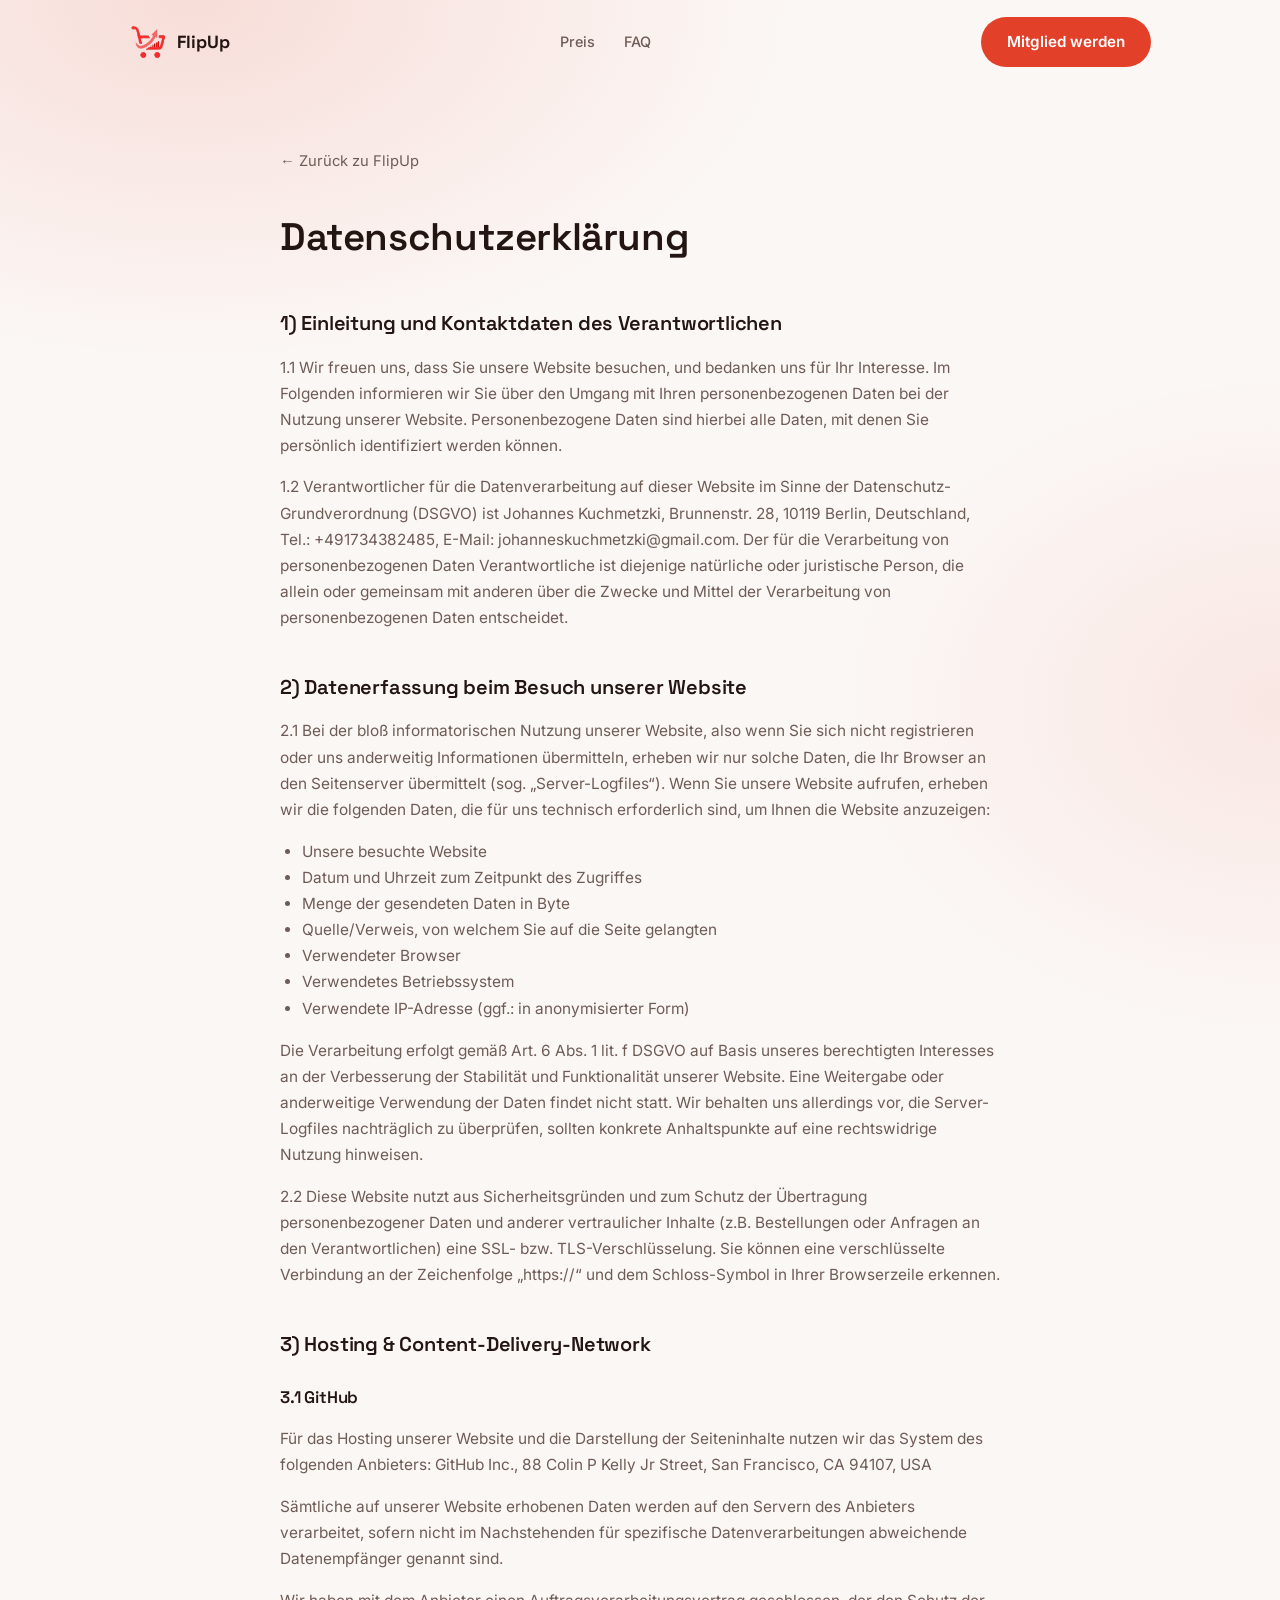
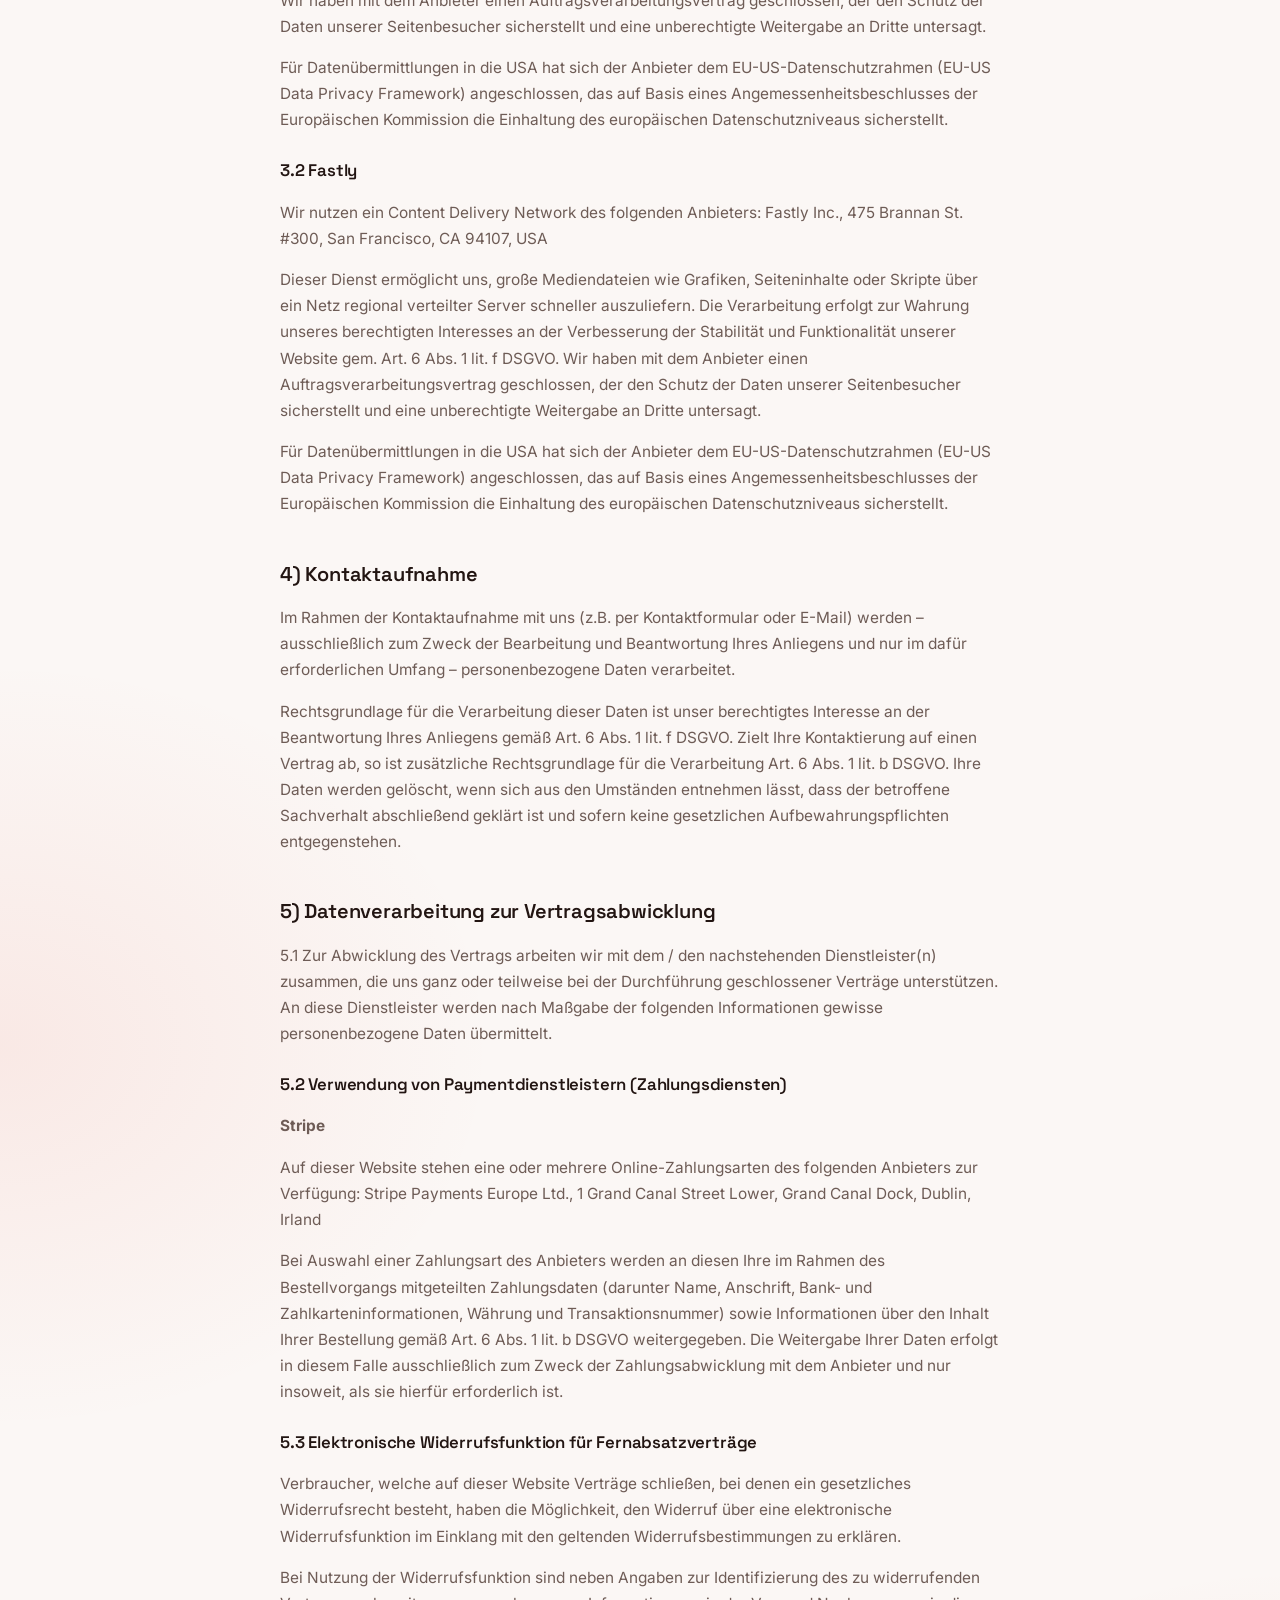
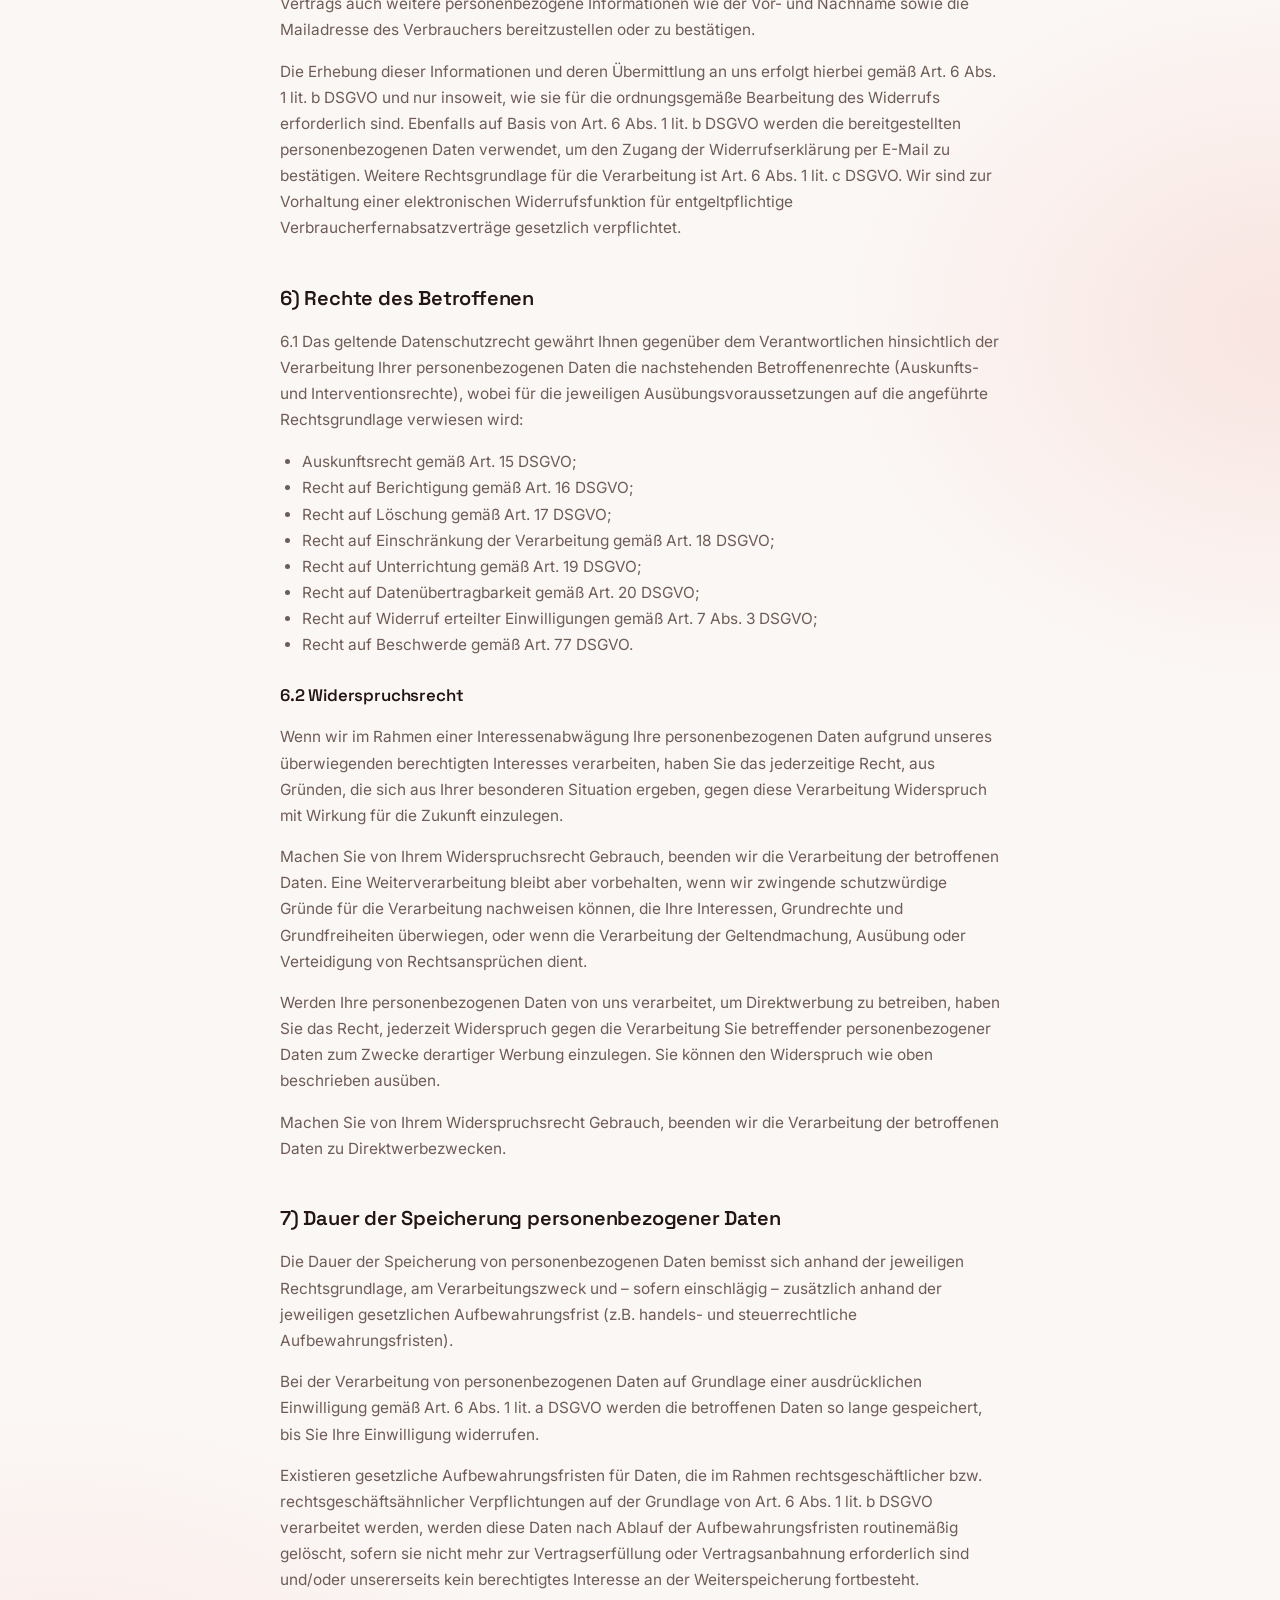
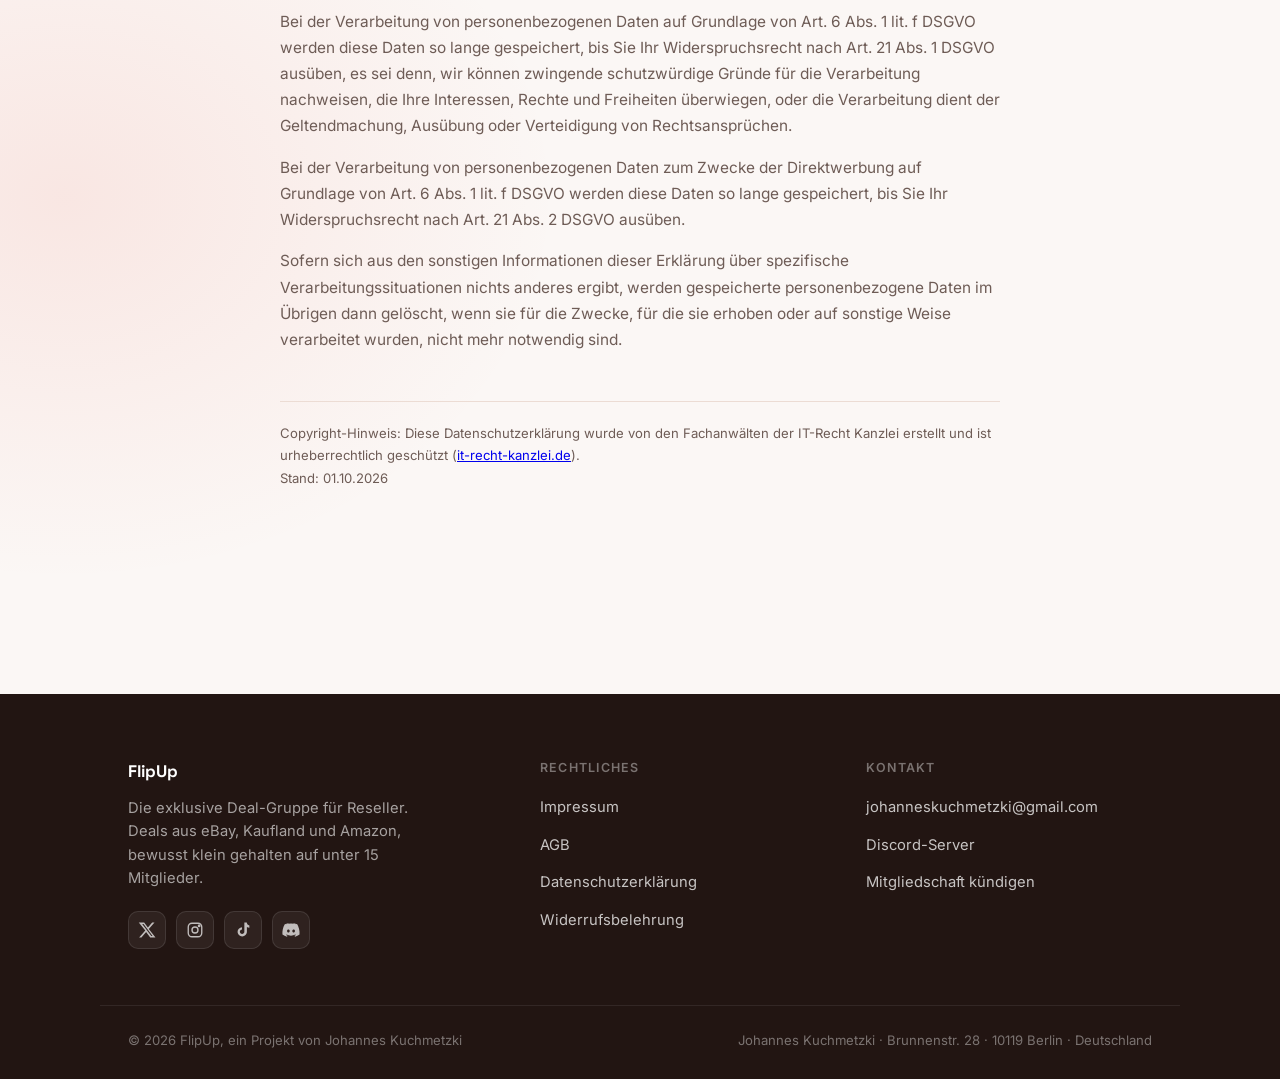
<file: datenschutz.html>
<!doctype html>
<html lang="de">
<head>
<meta charset="UTF-8">
<meta name="viewport" content="width=device-width, initial-scale=1.0">
<title>Datenschutzerklärung – FlipUp</title>
<meta name="description" content="Datenschutzerklärung für flipupde.de.">
<link rel="canonical" href="https://flipupde.de/datenschutz.html">
<meta name="robots" content="noindex">
<link rel="icon" type="image/png" sizes="32x32" href="assets/favicon/favicon-32.png">
<link rel="icon" type="image/png" sizes="16x16" href="assets/favicon/favicon-16.png">
<link rel="apple-touch-icon" sizes="180x180" href="assets/favicon/favicon-180.png">
<link rel="stylesheet" href="style.css?v=16">
<style>
  .legal {
    padding: 64px 0 96px;
    max-width: 720px;
    margin: 0 auto;
  }
  .legal h1 {
    font-size: clamp(1.8rem, 4vw, 2.4rem);
    margin-bottom: 8px;
  }
  .legal .back-link {
    display: inline-block;
    margin-bottom: 32px;
    color: var(--text-muted);
    text-decoration: none;
    font-size: 0.92rem;
  }
  .legal .back-link:hover { color: var(--accent-ink); }
  .legal h2 {
    font-size: 1.25rem;
    margin: 40px 0 14px;
  }
  .legal h3 {
    font-size: 1.05rem;
    margin: 24px 0 10px;
  }
  .legal p, .legal li {
    color: var(--text-muted);
    font-size: 0.96rem;
    line-height: 1.7;
  }
  .legal ul { padding-left: 22px; }
  .legal .meta {
    font-size: 0.82rem;
    color: var(--text-muted);
    margin-top: 48px;
    padding-top: 20px;
    border-top: 1px solid var(--border);
  }
</style>
</head>
<body>

  <header class="nav" id="site-nav">
    <div class="nav-inner">
      <a class="nav-brand" href="index.html">
        <img src="assets/logo.png" alt="FlipUp Logo" class="brand-logo">
        FlipUp
      </a>
      <nav>
        <a href="index.html#pricing">Preis</a>
        <a href="index.html#faq">FAQ</a>
      </nav>
      <a class="button button-nav" href="index.html#pricing">Mitglied werden</a>
    </div>
  </header>

  <main>
    <div class="container legal">
      <a class="back-link" href="index.html">← Zurück zu FlipUp</a>
      <h1>Datenschutzerklärung</h1>

      <h2>1) Einleitung und Kontaktdaten des Verantwortlichen</h2>
      <p>1.1 Wir freuen uns, dass Sie unsere Website besuchen, und bedanken uns für Ihr Interesse. Im Folgenden informieren wir Sie über den Umgang mit Ihren personenbezogenen Daten bei der Nutzung unserer Website. Personenbezogene Daten sind hierbei alle Daten, mit denen Sie persönlich identifiziert werden können.</p>
      <p>1.2 Verantwortlicher für die Datenverarbeitung auf dieser Website im Sinne der Datenschutz-Grundverordnung (DSGVO) ist Johannes Kuchmetzki, Brunnenstr. 28, 10119 Berlin, Deutschland, Tel.: +491734382485, E-Mail: johanneskuchmetzki@gmail.com. Der für die Verarbeitung von personenbezogenen Daten Verantwortliche ist diejenige natürliche oder juristische Person, die allein oder gemeinsam mit anderen über die Zwecke und Mittel der Verarbeitung von personenbezogenen Daten entscheidet.</p>

      <h2>2) Datenerfassung beim Besuch unserer Website</h2>
      <p>2.1 Bei der bloß informatorischen Nutzung unserer Website, also wenn Sie sich nicht registrieren oder uns anderweitig Informationen übermitteln, erheben wir nur solche Daten, die Ihr Browser an den Seitenserver übermittelt (sog. „Server-Logfiles“). Wenn Sie unsere Website aufrufen, erheben wir die folgenden Daten, die für uns technisch erforderlich sind, um Ihnen die Website anzuzeigen:</p>
      <ul>
        <li>Unsere besuchte Website</li>
        <li>Datum und Uhrzeit zum Zeitpunkt des Zugriffes</li>
        <li>Menge der gesendeten Daten in Byte</li>
        <li>Quelle/Verweis, von welchem Sie auf die Seite gelangten</li>
        <li>Verwendeter Browser</li>
        <li>Verwendetes Betriebssystem</li>
        <li>Verwendete IP-Adresse (ggf.: in anonymisierter Form)</li>
      </ul>
      <p>Die Verarbeitung erfolgt gemäß Art. 6 Abs. 1 lit. f DSGVO auf Basis unseres berechtigten Interesses an der Verbesserung der Stabilität und Funktionalität unserer Website. Eine Weitergabe oder anderweitige Verwendung der Daten findet nicht statt. Wir behalten uns allerdings vor, die Server-Logfiles nachträglich zu überprüfen, sollten konkrete Anhaltspunkte auf eine rechtswidrige Nutzung hinweisen.</p>
      <p>2.2 Diese Website nutzt aus Sicherheitsgründen und zum Schutz der Übertragung personenbezogener Daten und anderer vertraulicher Inhalte (z.B. Bestellungen oder Anfragen an den Verantwortlichen) eine SSL- bzw. TLS-Verschlüsselung. Sie können eine verschlüsselte Verbindung an der Zeichenfolge „https://“ und dem Schloss-Symbol in Ihrer Browserzeile erkennen.</p>

      <h2>3) Hosting &amp; Content-Delivery-Network</h2>
      <h3>3.1 GitHub</h3>
      <p>Für das Hosting unserer Website und die Darstellung der Seiteninhalte nutzen wir das System des folgenden Anbieters: GitHub Inc., 88 Colin P Kelly Jr Street, San Francisco, CA 94107, USA</p>
      <p>Sämtliche auf unserer Website erhobenen Daten werden auf den Servern des Anbieters verarbeitet, sofern nicht im Nachstehenden für spezifische Datenverarbeitungen abweichende Datenempfänger genannt sind.</p>
      <p>Wir haben mit dem Anbieter einen Auftragsverarbeitungsvertrag geschlossen, der den Schutz der Daten unserer Seitenbesucher sicherstellt und eine unberechtigte Weitergabe an Dritte untersagt.</p>
      <p>Für Datenübermittlungen in die USA hat sich der Anbieter dem EU-US-Datenschutzrahmen (EU-US Data Privacy Framework) angeschlossen, das auf Basis eines Angemessenheitsbeschlusses der Europäischen Kommission die Einhaltung des europäischen Datenschutzniveaus sicherstellt.</p>
      <h3>3.2 Fastly</h3>
      <p>Wir nutzen ein Content Delivery Network des folgenden Anbieters: Fastly Inc., 475 Brannan St. #300, San Francisco, CA 94107, USA</p>
      <p>Dieser Dienst ermöglicht uns, große Mediendateien wie Grafiken, Seiteninhalte oder Skripte über ein Netz regional verteilter Server schneller auszuliefern. Die Verarbeitung erfolgt zur Wahrung unseres berechtigten Interesses an der Verbesserung der Stabilität und Funktionalität unserer Website gem. Art. 6 Abs. 1 lit. f DSGVO. Wir haben mit dem Anbieter einen Auftragsverarbeitungsvertrag geschlossen, der den Schutz der Daten unserer Seitenbesucher sicherstellt und eine unberechtigte Weitergabe an Dritte untersagt.</p>
      <p>Für Datenübermittlungen in die USA hat sich der Anbieter dem EU-US-Datenschutzrahmen (EU-US Data Privacy Framework) angeschlossen, das auf Basis eines Angemessenheitsbeschlusses der Europäischen Kommission die Einhaltung des europäischen Datenschutzniveaus sicherstellt.</p>

      <h2>4) Kontaktaufnahme</h2>
      <p>Im Rahmen der Kontaktaufnahme mit uns (z.B. per Kontaktformular oder E-Mail) werden – ausschließlich zum Zweck der Bearbeitung und Beantwortung Ihres Anliegens und nur im dafür erforderlichen Umfang – personenbezogene Daten verarbeitet.</p>
      <p>Rechtsgrundlage für die Verarbeitung dieser Daten ist unser berechtigtes Interesse an der Beantwortung Ihres Anliegens gemäß Art. 6 Abs. 1 lit. f DSGVO. Zielt Ihre Kontaktierung auf einen Vertrag ab, so ist zusätzliche Rechtsgrundlage für die Verarbeitung Art. 6 Abs. 1 lit. b DSGVO. Ihre Daten werden gelöscht, wenn sich aus den Umständen entnehmen lässt, dass der betroffene Sachverhalt abschließend geklärt ist und sofern keine gesetzlichen Aufbewahrungspflichten entgegenstehen.</p>

      <h2>5) Datenverarbeitung zur Vertragsabwicklung</h2>
      <p>5.1 Zur Abwicklung des Vertrags arbeiten wir mit dem / den nachstehenden Dienstleister(n) zusammen, die uns ganz oder teilweise bei der Durchführung geschlossener Verträge unterstützen. An diese Dienstleister werden nach Maßgabe der folgenden Informationen gewisse personenbezogene Daten übermittelt.</p>
      <h3>5.2 Verwendung von Paymentdienstleistern (Zahlungsdiensten)</h3>
      <p><strong>Stripe</strong></p>
      <p>Auf dieser Website stehen eine oder mehrere Online-Zahlungsarten des folgenden Anbieters zur Verfügung: Stripe Payments Europe Ltd., 1 Grand Canal Street Lower, Grand Canal Dock, Dublin, Irland</p>
      <p>Bei Auswahl einer Zahlungsart des Anbieters werden an diesen Ihre im Rahmen des Bestellvorgangs mitgeteilten Zahlungsdaten (darunter Name, Anschrift, Bank- und Zahlkarteninformationen, Währung und Transaktionsnummer) sowie Informationen über den Inhalt Ihrer Bestellung gemäß Art. 6 Abs. 1 lit. b DSGVO weitergegeben. Die Weitergabe Ihrer Daten erfolgt in diesem Falle ausschließlich zum Zweck der Zahlungsabwicklung mit dem Anbieter und nur insoweit, als sie hierfür erforderlich ist.</p>
      <h3>5.3 Elektronische Widerrufsfunktion für Fernabsatzverträge</h3>
      <p>Verbraucher, welche auf dieser Website Verträge schließen, bei denen ein gesetzliches Widerrufsrecht besteht, haben die Möglichkeit, den Widerruf über eine elektronische Widerrufsfunktion im Einklang mit den geltenden Widerrufsbestimmungen zu erklären.</p>
      <p>Bei Nutzung der Widerrufsfunktion sind neben Angaben zur Identifizierung des zu widerrufenden Vertrags auch weitere personenbezogene Informationen wie der Vor- und Nachname sowie die Mailadresse des Verbrauchers bereitzustellen oder zu bestätigen.</p>
      <p>Die Erhebung dieser Informationen und deren Übermittlung an uns erfolgt hierbei gemäß Art. 6 Abs. 1 lit. b DSGVO und nur insoweit, wie sie für die ordnungsgemäße Bearbeitung des Widerrufs erforderlich sind. Ebenfalls auf Basis von Art. 6 Abs. 1 lit. b DSGVO werden die bereitgestellten personenbezogenen Daten verwendet, um den Zugang der Widerrufserklärung per E-Mail zu bestätigen. Weitere Rechtsgrundlage für die Verarbeitung ist Art. 6 Abs. 1 lit. c DSGVO. Wir sind zur Vorhaltung einer elektronischen Widerrufsfunktion für entgeltpflichtige Verbraucherfernabsatzverträge gesetzlich verpflichtet.</p>

      <h2>6) Rechte des Betroffenen</h2>
      <p>6.1 Das geltende Datenschutzrecht gewährt Ihnen gegenüber dem Verantwortlichen hinsichtlich der Verarbeitung Ihrer personenbezogenen Daten die nachstehenden Betroffenenrechte (Auskunfts- und Interventionsrechte), wobei für die jeweiligen Ausübungsvoraussetzungen auf die angeführte Rechtsgrundlage verwiesen wird:</p>
      <ul>
        <li>Auskunftsrecht gemäß Art. 15 DSGVO;</li>
        <li>Recht auf Berichtigung gemäß Art. 16 DSGVO;</li>
        <li>Recht auf Löschung gemäß Art. 17 DSGVO;</li>
        <li>Recht auf Einschränkung der Verarbeitung gemäß Art. 18 DSGVO;</li>
        <li>Recht auf Unterrichtung gemäß Art. 19 DSGVO;</li>
        <li>Recht auf Datenübertragbarkeit gemäß Art. 20 DSGVO;</li>
        <li>Recht auf Widerruf erteilter Einwilligungen gemäß Art. 7 Abs. 3 DSGVO;</li>
        <li>Recht auf Beschwerde gemäß Art. 77 DSGVO.</li>
      </ul>
      <h3>6.2 Widerspruchsrecht</h3>
      <p>Wenn wir im Rahmen einer Interessenabwägung Ihre personenbezogenen Daten aufgrund unseres überwiegenden berechtigten Interesses verarbeiten, haben Sie das jederzeitige Recht, aus Gründen, die sich aus Ihrer besonderen Situation ergeben, gegen diese Verarbeitung Widerspruch mit Wirkung für die Zukunft einzulegen.</p>
      <p>Machen Sie von Ihrem Widerspruchsrecht Gebrauch, beenden wir die Verarbeitung der betroffenen Daten. Eine Weiterverarbeitung bleibt aber vorbehalten, wenn wir zwingende schutzwürdige Gründe für die Verarbeitung nachweisen können, die Ihre Interessen, Grundrechte und Grundfreiheiten überwiegen, oder wenn die Verarbeitung der Geltendmachung, Ausübung oder Verteidigung von Rechtsansprüchen dient.</p>
      <p>Werden Ihre personenbezogenen Daten von uns verarbeitet, um Direktwerbung zu betreiben, haben Sie das Recht, jederzeit Widerspruch gegen die Verarbeitung Sie betreffender personenbezogener Daten zum Zwecke derartiger Werbung einzulegen. Sie können den Widerspruch wie oben beschrieben ausüben.</p>
      <p>Machen Sie von Ihrem Widerspruchsrecht Gebrauch, beenden wir die Verarbeitung der betroffenen Daten zu Direktwerbezwecken.</p>

      <h2>7) Dauer der Speicherung personenbezogener Daten</h2>
      <p>Die Dauer der Speicherung von personenbezogenen Daten bemisst sich anhand der jeweiligen Rechtsgrundlage, am Verarbeitungszweck und – sofern einschlägig – zusätzlich anhand der jeweiligen gesetzlichen Aufbewahrungsfrist (z.B. handels- und steuerrechtliche Aufbewahrungsfristen).</p>
      <p>Bei der Verarbeitung von personenbezogenen Daten auf Grundlage einer ausdrücklichen Einwilligung gemäß Art. 6 Abs. 1 lit. a DSGVO werden die betroffenen Daten so lange gespeichert, bis Sie Ihre Einwilligung widerrufen.</p>
      <p>Existieren gesetzliche Aufbewahrungsfristen für Daten, die im Rahmen rechtsgeschäftlicher bzw. rechtsgeschäftsähnlicher Verpflichtungen auf der Grundlage von Art. 6 Abs. 1 lit. b DSGVO verarbeitet werden, werden diese Daten nach Ablauf der Aufbewahrungsfristen routinemäßig gelöscht, sofern sie nicht mehr zur Vertragserfüllung oder Vertragsanbahnung erforderlich sind und/oder unsererseits kein berechtigtes Interesse an der Weiterspeicherung fortbesteht.</p>
      <p>Bei der Verarbeitung von personenbezogenen Daten auf Grundlage von Art. 6 Abs. 1 lit. f DSGVO werden diese Daten so lange gespeichert, bis Sie Ihr Widerspruchsrecht nach Art. 21 Abs. 1 DSGVO ausüben, es sei denn, wir können zwingende schutzwürdige Gründe für die Verarbeitung nachweisen, die Ihre Interessen, Rechte und Freiheiten überwiegen, oder die Verarbeitung dient der Geltendmachung, Ausübung oder Verteidigung von Rechtsansprüchen.</p>
      <p>Bei der Verarbeitung von personenbezogenen Daten zum Zwecke der Direktwerbung auf Grundlage von Art. 6 Abs. 1 lit. f DSGVO werden diese Daten so lange gespeichert, bis Sie Ihr Widerspruchsrecht nach Art. 21 Abs. 2 DSGVO ausüben.</p>
      <p>Sofern sich aus den sonstigen Informationen dieser Erklärung über spezifische Verarbeitungssituationen nichts anderes ergibt, werden gespeicherte personenbezogene Daten im Übrigen dann gelöscht, wenn sie für die Zwecke, für die sie erhoben oder auf sonstige Weise verarbeitet wurden, nicht mehr notwendig sind.</p>

      <p class="meta">Copyright-Hinweis: Diese Datenschutzerklärung wurde von den Fachanwälten der IT-Recht Kanzlei erstellt und ist urheberrechtlich geschützt (<a href="https://www.it-recht-kanzlei.de">it-recht-kanzlei.de</a>).<br>Stand: 01.10.2026</p>
    </div>
  </main>

  <footer class="footer">
    <div class="container footer-grid">
      <div>
        <p class="footer-brand">FlipUp</p>
        <p class="footer-tagline">Die exklusive Deal-Gruppe für Reseller. Deals aus eBay, Kaufland und Amazon, bewusst klein gehalten auf unter 15 Mitglieder.</p>
        <div class="footer-social">
          <a href="https://x.com/FlipUpde" target="_blank" rel="noopener" aria-label="FlipUp auf X">
            <svg width="18" height="18" viewBox="0 0 24 24" fill="currentColor" aria-hidden="true"><path d="M18.9 2H22l-7.6 8.7L23.3 22h-7l-5.5-7.2L4.6 22H1.5l8.2-9.4L1 2h7.2l5 6.6L18.9 2zm-1.2 18h1.7L7.4 4h-1.8l12.1 16z"/></svg>
          </a>
          <a href="https://www.instagram.com/flipupde/" target="_blank" rel="noopener" aria-label="FlipUp auf Instagram">
            <svg width="18" height="18" viewBox="0 0 24 24" fill="none" stroke="currentColor" stroke-width="1.8" aria-hidden="true"><rect x="3" y="3" width="18" height="18" rx="5"/><circle cx="12" cy="12" r="4"/><circle cx="17.5" cy="6.5" r="1"/></svg>
          </a>
          <a href="https://www.tiktok.com/@flipupde" target="_blank" rel="noopener" aria-label="FlipUp auf TikTok">
            <svg width="18" height="18" viewBox="0 0 24 24" fill="currentColor" aria-hidden="true"><path d="M14 2h3c.2 2.1 1.4 3.7 3.5 3.9v3c-1.2 0-2.3-.3-3.3-.9v6.4c0 3.4-2.8 6.1-6.2 6.1S4.8 17.8 4.8 14.4c0-3.3 2.6-6 5.9-6.1v3.1c-1.6.1-2.9 1.4-2.9 3s1.3 3 3 3 3-1.3 3-3V2z"/></svg>
          </a>
          <a href="https://discord.gg/VjVJKsM6pp" target="_blank" rel="noopener" aria-label="FlipUp auf Discord">
            <svg width="18" height="18" viewBox="0 0 24 24" fill="currentColor" aria-hidden="true"><path d="M20.3 4.4A19.7 19.7 0 0015.6 3l-.3.6a14 14 0 014.2 1.6 16 16 0 00-15 0A14 14 0 018.7 3.6L8.4 3a19.6 19.6 0 00-4.7 1.4C1 9 .3 13.5.6 18a19.8 19.8 0 006 3l.9-1.5a12.7 12.7 0 01-2-1c.2-.1.3-.3.5-.4a14.1 14.1 0 0012 0l.5.4a12.7 12.7 0 01-2 1L17.4 21a19.7 19.7 0 006-3c.4-5.2-1-9.7-3.1-13.6zM8.5 15.3c-1 0-1.8-.9-1.8-2s.8-2 1.8-2 1.9.9 1.8 2c0 1.1-.8 2-1.8 2zm7 0c-1 0-1.8-.9-1.8-2s.8-2 1.8-2 1.9.9 1.8 2c0 1.1-.8 2-1.8 2z"/></svg>
          </a>
        </div>
      </div>
      <div>
        <p class="footer-heading">Rechtliches</p>
        <ul class="footer-links">
          <li><a href="https://johanneskuchmetzki.de/impressum.html">Impressum</a></li>
          <li><a href="agb.html">AGB</a></li>
          <li><a href="datenschutz.html">Datenschutzerklärung</a></li>
          <li><a href="widerruf.html">Widerrufsbelehrung</a></li>
        </ul>
      </div>
      <div>
        <p class="footer-heading">Kontakt</p>
        <ul class="footer-links">
          <li><a href="mailto:johanneskuchmetzki@gmail.com">johanneskuchmetzki@gmail.com</a></li>
          <li><a href="https://discord.gg/VjVJKsM6pp" target="_blank" rel="noopener">Discord-Server</a></li>
          <li><a href="kuendigen.html">Mitgliedschaft kündigen</a></li>
        </ul>
      </div>
    </div>
    <div class="container footer-bottom">
      <span>© 2026 FlipUp, ein Projekt von Johannes Kuchmetzki</span>
      <span>Johannes Kuchmetzki · Brunnenstr. 28 · 10119 Berlin · Deutschland</span>
    </div>
  </footer>

  <script>
    var siteNav = document.getElementById('site-nav');
    function updateNavScroll() {
      if (window.scrollY > 24) {
        siteNav.classList.add('scrolled');
      } else {
        siteNav.classList.remove('scrolled');
      }
    }
    updateNavScroll();
    window.addEventListener('scroll', updateNavScroll, { passive: true });
  </script>

</body>
</html>
</file>
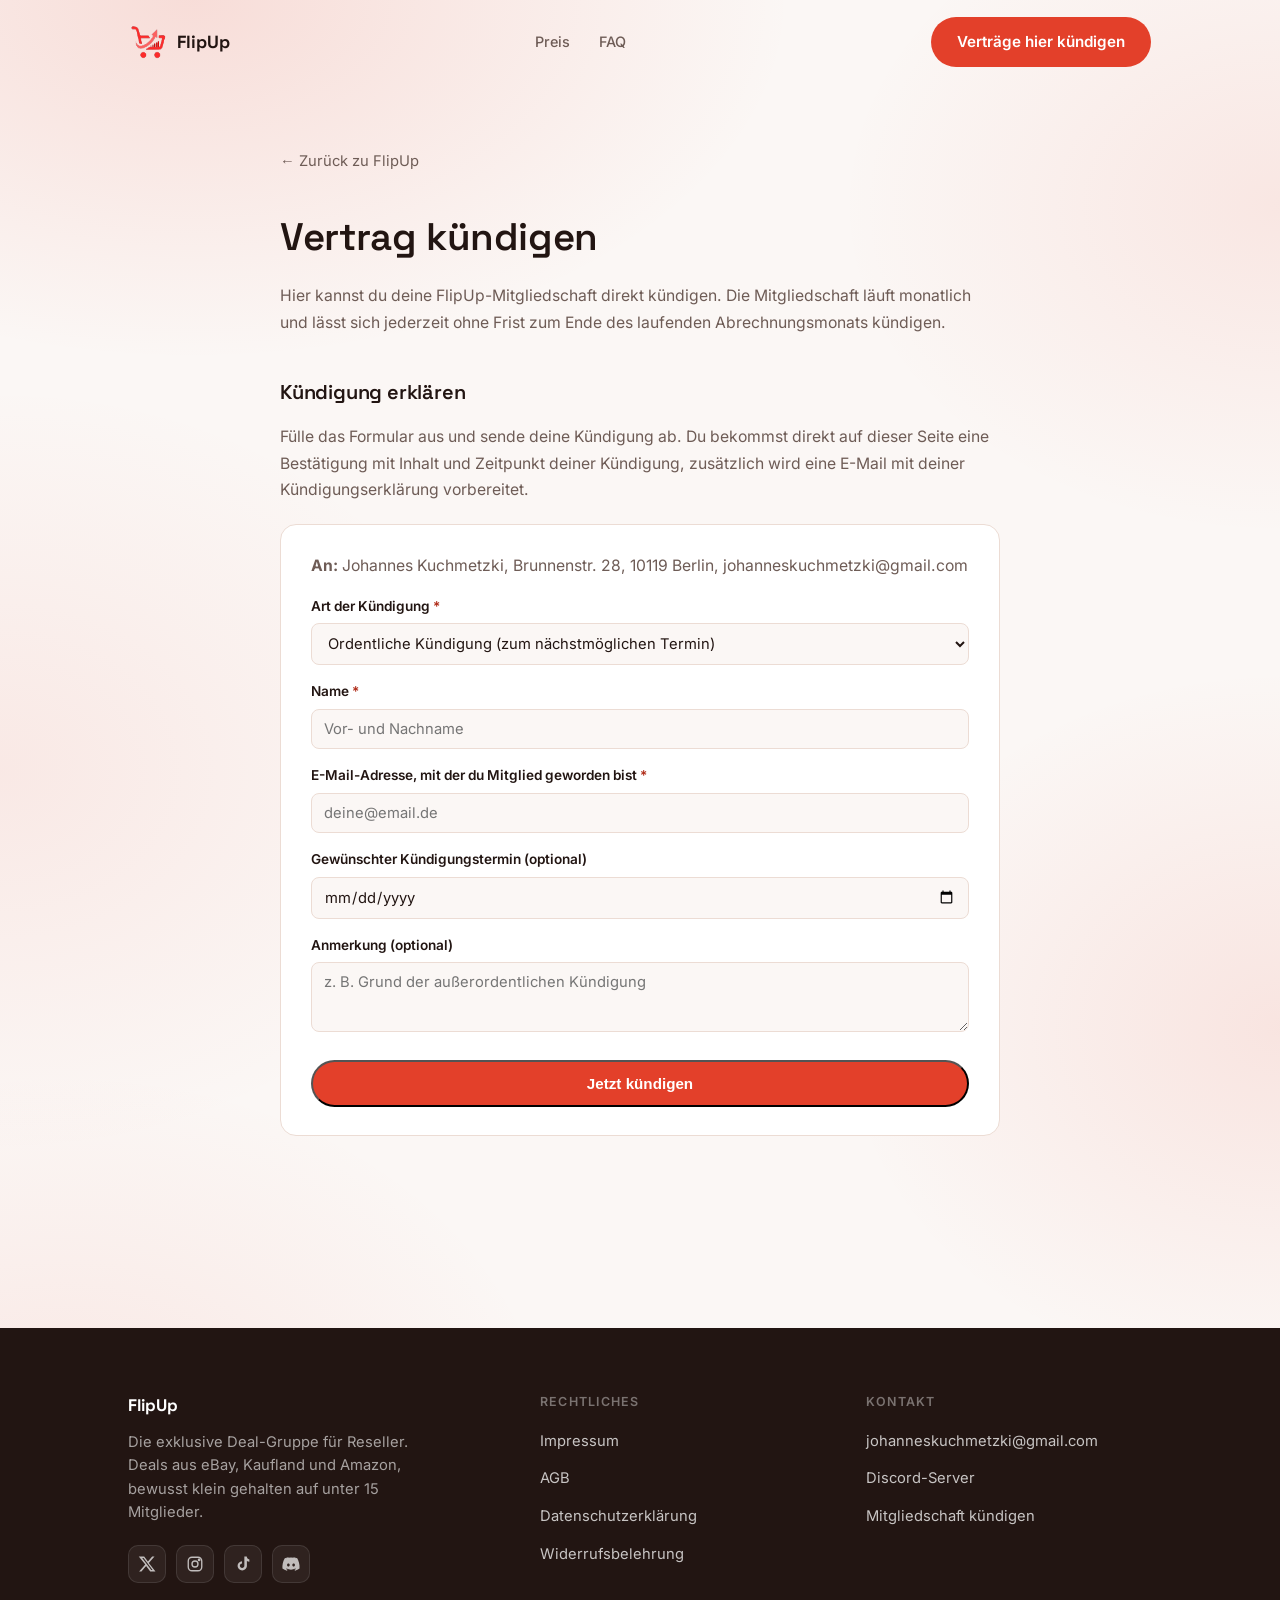
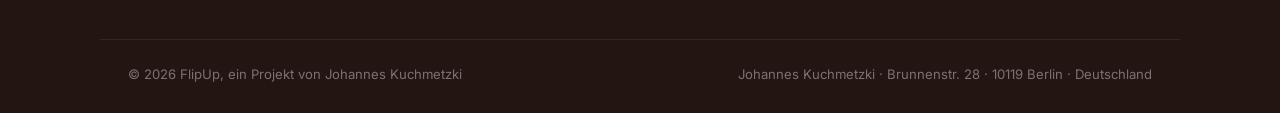
<file: kuendigen.html>
<!doctype html>
<html lang="de">
<head>
<meta charset="UTF-8">
<meta name="viewport" content="width=device-width, initial-scale=1.0">
<title>Vertrag kündigen – FlipUp</title>
<meta name="description" content="FlipUp-Mitgliedschaft direkt online kündigen.">
<link rel="canonical" href="https://flipupde.de/kuendigen.html">
<meta name="robots" content="noindex">
<link rel="icon" type="image/png" sizes="32x32" href="assets/favicon/favicon-32.png">
<link rel="icon" type="image/png" sizes="16x16" href="assets/favicon/favicon-16.png">
<link rel="apple-touch-icon" sizes="180x180" href="assets/favicon/favicon-180.png">
<link rel="stylesheet" href="style.css?v=16">
<style>
  .legal {
    padding: 64px 0 96px;
    max-width: 720px;
    margin: 0 auto;
  }
  .legal h1 {
    font-size: clamp(1.8rem, 4vw, 2.4rem);
    margin-bottom: 8px;
  }
  .legal .back-link {
    display: inline-block;
    margin-bottom: 32px;
    color: var(--text-muted);
    text-decoration: none;
    font-size: 0.92rem;
  }
  .legal .back-link:hover { color: var(--accent-ink); }
  .legal h2 {
    font-size: 1.25rem;
    margin: 40px 0 14px;
  }
  .legal p, .legal li {
    color: var(--text-muted);
    font-size: 0.98rem;
    line-height: 1.7;
  }
  .kuendigen-form {
    background: var(--surface);
    border: 1px solid var(--border);
    border-radius: 16px;
    padding: 28px 30px;
    margin-top: 20px;
  }
  .kuendigen-form p { margin: 0 0 10px; }
  .kuendigen-form label {
    display: block;
    font-size: 0.85rem;
    font-weight: 600;
    color: var(--text);
    margin: 16px 0 6px;
  }
  .kuendigen-form input, .kuendigen-form select, .kuendigen-form textarea {
    width: 100%;
    padding: 10px 12px;
    border-radius: 8px;
    border: 1px solid var(--border);
    font-family: inherit;
    font-size: 0.92rem;
    background: var(--bg);
    color: var(--text);
  }
  .kuendigen-form textarea { min-height: 70px; resize: vertical; }
  .kuendigen-form .button { margin-top: 20px; }
  .kuendigen-required { color: var(--accent-ink); }
  .kuendigen-confirmation {
    display: none;
    background: var(--surface);
    border: 1px solid var(--border);
    border-radius: 16px;
    padding: 28px 30px;
    margin-top: 20px;
  }
  .kuendigen-confirmation.visible { display: block; }
  .kuendigen-confirmation h2 {
    margin-top: 0;
    font-size: 1.1rem;
  }
  .kuendigen-confirmation dl {
    margin: 16px 0 0;
  }
  .kuendigen-confirmation dt {
    font-size: 0.8rem;
    font-weight: 600;
    color: var(--text);
    margin-top: 12px;
  }
  .kuendigen-confirmation dd {
    margin: 2px 0 0;
    color: var(--text-muted);
    font-size: 0.92rem;
  }
</style>
</head>
<body>

  <header class="nav" id="site-nav">
    <div class="nav-inner">
      <a class="nav-brand" href="index.html">
        <img src="assets/logo.png" alt="FlipUp Logo" class="brand-logo">
        FlipUp
      </a>
      <nav>
        <a href="index.html#pricing">Preis</a>
        <a href="index.html#faq">FAQ</a>
      </nav>
      <a class="button button-nav" href="kuendigen.html">Verträge hier kündigen</a>
    </div>
  </header>

  <main>
    <div class="container legal">
      <a class="back-link" href="index.html">← Zurück zu FlipUp</a>
      <h1>Vertrag kündigen</h1>
      <p>Hier kannst du deine FlipUp-Mitgliedschaft direkt kündigen. Die Mitgliedschaft läuft monatlich und lässt sich jederzeit ohne Frist zum Ende des laufenden Abrechnungsmonats kündigen.</p>

      <h2>Kündigung erklären</h2>
      <p>Fülle das Formular aus und sende deine Kündigung ab. Du bekommst direkt auf dieser Seite eine Bestätigung mit Inhalt und Zeitpunkt deiner Kündigung, zusätzlich wird eine E-Mail mit deiner Kündigungserklärung vorbereitet.</p>

      <form class="kuendigen-form" id="kuendigen-form">
        <p><strong>An:</strong> Johannes Kuchmetzki, Brunnenstr. 28, 10119 Berlin, johanneskuchmetzki@gmail.com</p>

        <label for="kf-type">Art der Kündigung <span class="kuendigen-required">*</span></label>
        <select id="kf-type" required>
          <option value="ordentlich">Ordentliche Kündigung (zum nächstmöglichen Termin)</option>
          <option value="ausserordentlich">Außerordentliche Kündigung (aus wichtigem Grund)</option>
        </select>

        <label for="kf-name">Name <span class="kuendigen-required">*</span></label>
        <input type="text" id="kf-name" placeholder="Vor- und Nachname" required>

        <label for="kf-email">E-Mail-Adresse, mit der du Mitglied geworden bist <span class="kuendigen-required">*</span></label>
        <input type="email" id="kf-email" placeholder="deine@email.de" required>

        <label for="kf-date">Gewünschter Kündigungstermin (optional)</label>
        <input type="date" id="kf-date">

        <label for="kf-note">Anmerkung (optional)</label>
        <textarea id="kf-note" placeholder="z. B. Grund der außerordentlichen Kündigung"></textarea>

        <button type="submit" class="button button-block">Jetzt kündigen</button>
      </form>

      <div class="kuendigen-confirmation" id="kuendigen-confirmation">
        <h2>Deine Kündigung wurde erfasst</h2>
        <p>Die folgende Erklärung wurde mit Zeitstempel protokolliert. Ein E-Mail-Entwurf mit demselben Inhalt wurde geöffnet, bitte sende ihn ab, damit uns deine Kündigung zusätzlich per E-Mail erreicht.</p>
        <dl>
          <dt>Art der Kündigung</dt>
          <dd id="conf-type"></dd>
          <dt>Name</dt>
          <dd id="conf-name"></dd>
          <dt>E-Mail</dt>
          <dd id="conf-email"></dd>
          <dt>Gewünschter Kündigungstermin</dt>
          <dd id="conf-date"></dd>
          <dt>Anmerkung</dt>
          <dd id="conf-note"></dd>
          <dt>Zeitpunkt der Erklärung</dt>
          <dd id="conf-timestamp"></dd>
        </dl>
      </div>
    </div>
  </main>

  <footer class="footer">
    <div class="container footer-grid">
      <div>
        <p class="footer-brand">FlipUp</p>
        <p class="footer-tagline">Die exklusive Deal-Gruppe für Reseller. Deals aus eBay, Kaufland und Amazon, bewusst klein gehalten auf unter 15 Mitglieder.</p>
        <div class="footer-social">
          <a href="https://x.com/FlipUpde" target="_blank" rel="noopener" aria-label="FlipUp auf X">
            <svg width="18" height="18" viewBox="0 0 24 24" fill="currentColor" aria-hidden="true"><path d="M18.9 2H22l-7.6 8.7L23.3 22h-7l-5.5-7.2L4.6 22H1.5l8.2-9.4L1 2h7.2l5 6.6L18.9 2zm-1.2 18h1.7L7.4 4h-1.8l12.1 16z"/></svg>
          </a>
          <a href="https://www.instagram.com/flipupde/" target="_blank" rel="noopener" aria-label="FlipUp auf Instagram">
            <svg width="18" height="18" viewBox="0 0 24 24" fill="none" stroke="currentColor" stroke-width="1.8" aria-hidden="true"><rect x="3" y="3" width="18" height="18" rx="5"/><circle cx="12" cy="12" r="4"/><circle cx="17.5" cy="6.5" r="1"/></svg>
          </a>
          <a href="https://www.tiktok.com/@flipupde" target="_blank" rel="noopener" aria-label="FlipUp auf TikTok">
            <svg width="18" height="18" viewBox="0 0 24 24" fill="currentColor" aria-hidden="true"><path d="M14 2h3c.2 2.1 1.4 3.7 3.5 3.9v3c-1.2 0-2.3-.3-3.3-.9v6.4c0 3.4-2.8 6.1-6.2 6.1S4.8 17.8 4.8 14.4c0-3.3 2.6-6 5.9-6.1v3.1c-1.6.1-2.9 1.4-2.9 3s1.3 3 3 3 3-1.3 3-3V2z"/></svg>
          </a>
          <a href="https://discord.gg/VjVJKsM6pp" target="_blank" rel="noopener" aria-label="FlipUp auf Discord">
            <svg width="18" height="18" viewBox="0 0 24 24" fill="currentColor" aria-hidden="true"><path d="M20.3 4.4A19.7 19.7 0 0015.6 3l-.3.6a14 14 0 014.2 1.6 16 16 0 00-15 0A14 14 0 018.7 3.6L8.4 3a19.6 19.6 0 00-4.7 1.4C1 9 .3 13.5.6 18a19.8 19.8 0 006 3l.9-1.5a12.7 12.7 0 01-2-1c.2-.1.3-.3.5-.4a14.1 14.1 0 0012 0l.5.4a12.7 12.7 0 01-2 1L17.4 21a19.7 19.7 0 006-3c.4-5.2-1-9.7-3.1-13.6zM8.5 15.3c-1 0-1.8-.9-1.8-2s.8-2 1.8-2 1.9.9 1.8 2c0 1.1-.8 2-1.8 2zm7 0c-1 0-1.8-.9-1.8-2s.8-2 1.8-2 1.9.9 1.8 2c0 1.1-.8 2-1.8 2z"/></svg>
          </a>
        </div>
      </div>
      <div>
        <p class="footer-heading">Rechtliches</p>
        <ul class="footer-links">
          <li><a href="https://johanneskuchmetzki.de/impressum.html">Impressum</a></li>
          <li><a href="agb.html">AGB</a></li>
          <li><a href="datenschutz.html">Datenschutzerklärung</a></li>
          <li><a href="widerruf.html">Widerrufsbelehrung</a></li>
        </ul>
      </div>
      <div>
        <p class="footer-heading">Kontakt</p>
        <ul class="footer-links">
          <li><a href="mailto:johanneskuchmetzki@gmail.com">johanneskuchmetzki@gmail.com</a></li>
          <li><a href="https://discord.gg/VjVJKsM6pp" target="_blank" rel="noopener">Discord-Server</a></li>
          <li><a href="kuendigen.html">Mitgliedschaft kündigen</a></li>
        </ul>
      </div>
    </div>
    <div class="container footer-bottom">
      <span>© 2026 FlipUp, ein Projekt von Johannes Kuchmetzki</span>
      <span>Johannes Kuchmetzki · Brunnenstr. 28 · 10119 Berlin · Deutschland</span>
    </div>
  </footer>

  <script>
    var typeLabels = {
      ordentlich: 'Ordentliche Kündigung (zum nächstmöglichen Termin)',
      ausserordentlich: 'Außerordentliche Kündigung (aus wichtigem Grund)'
    };

    document.getElementById('kuendigen-form').addEventListener('submit', function (e) {
      e.preventDefault();

      var type = document.getElementById('kf-type').value;
      var name = document.getElementById('kf-name').value;
      var email = document.getElementById('kf-email').value;
      var date = document.getElementById('kf-date').value;
      var note = document.getElementById('kf-note').value;
      var timestamp = new Date().toLocaleString('de-DE');

      document.getElementById('conf-type').textContent = typeLabels[type];
      document.getElementById('conf-name').textContent = name;
      document.getElementById('conf-email').textContent = email;
      document.getElementById('conf-date').textContent = date || 'Nächstmöglicher Termin';
      document.getElementById('conf-note').textContent = note || '–';
      document.getElementById('conf-timestamp').textContent = timestamp;

      var confirmation = document.getElementById('kuendigen-confirmation');
      confirmation.classList.add('visible');
      confirmation.scrollIntoView({ behavior: 'smooth', block: 'start' });

      var body =
        'Hiermit kündige ich meine FlipUp-Mitgliedschaft.\n\n' +
        'Art der Kündigung: ' + typeLabels[type] + '\n' +
        'Name: ' + name + '\n' +
        'E-Mail: ' + email + '\n' +
        'Gewünschter Kündigungstermin: ' + (date || 'nächstmöglicher Termin') +
        (note ? ('\nAnmerkung: ' + note) : '') +
        '\n\nErklärt am: ' + timestamp;

      window.location.href = 'mailto:johanneskuchmetzki@gmail.com?subject=' + encodeURIComponent('Kündigung FlipUp-Mitgliedschaft') + '&body=' + encodeURIComponent(body);
    });
  </script>

  <script>
    var siteNav = document.getElementById('site-nav');
    function updateNavScroll() {
      if (window.scrollY > 24) {
        siteNav.classList.add('scrolled');
      } else {
        siteNav.classList.remove('scrolled');
      }
    }
    updateNavScroll();
    window.addEventListener('scroll', updateNavScroll, { passive: true });
  </script>

</body>
</html>
</file>
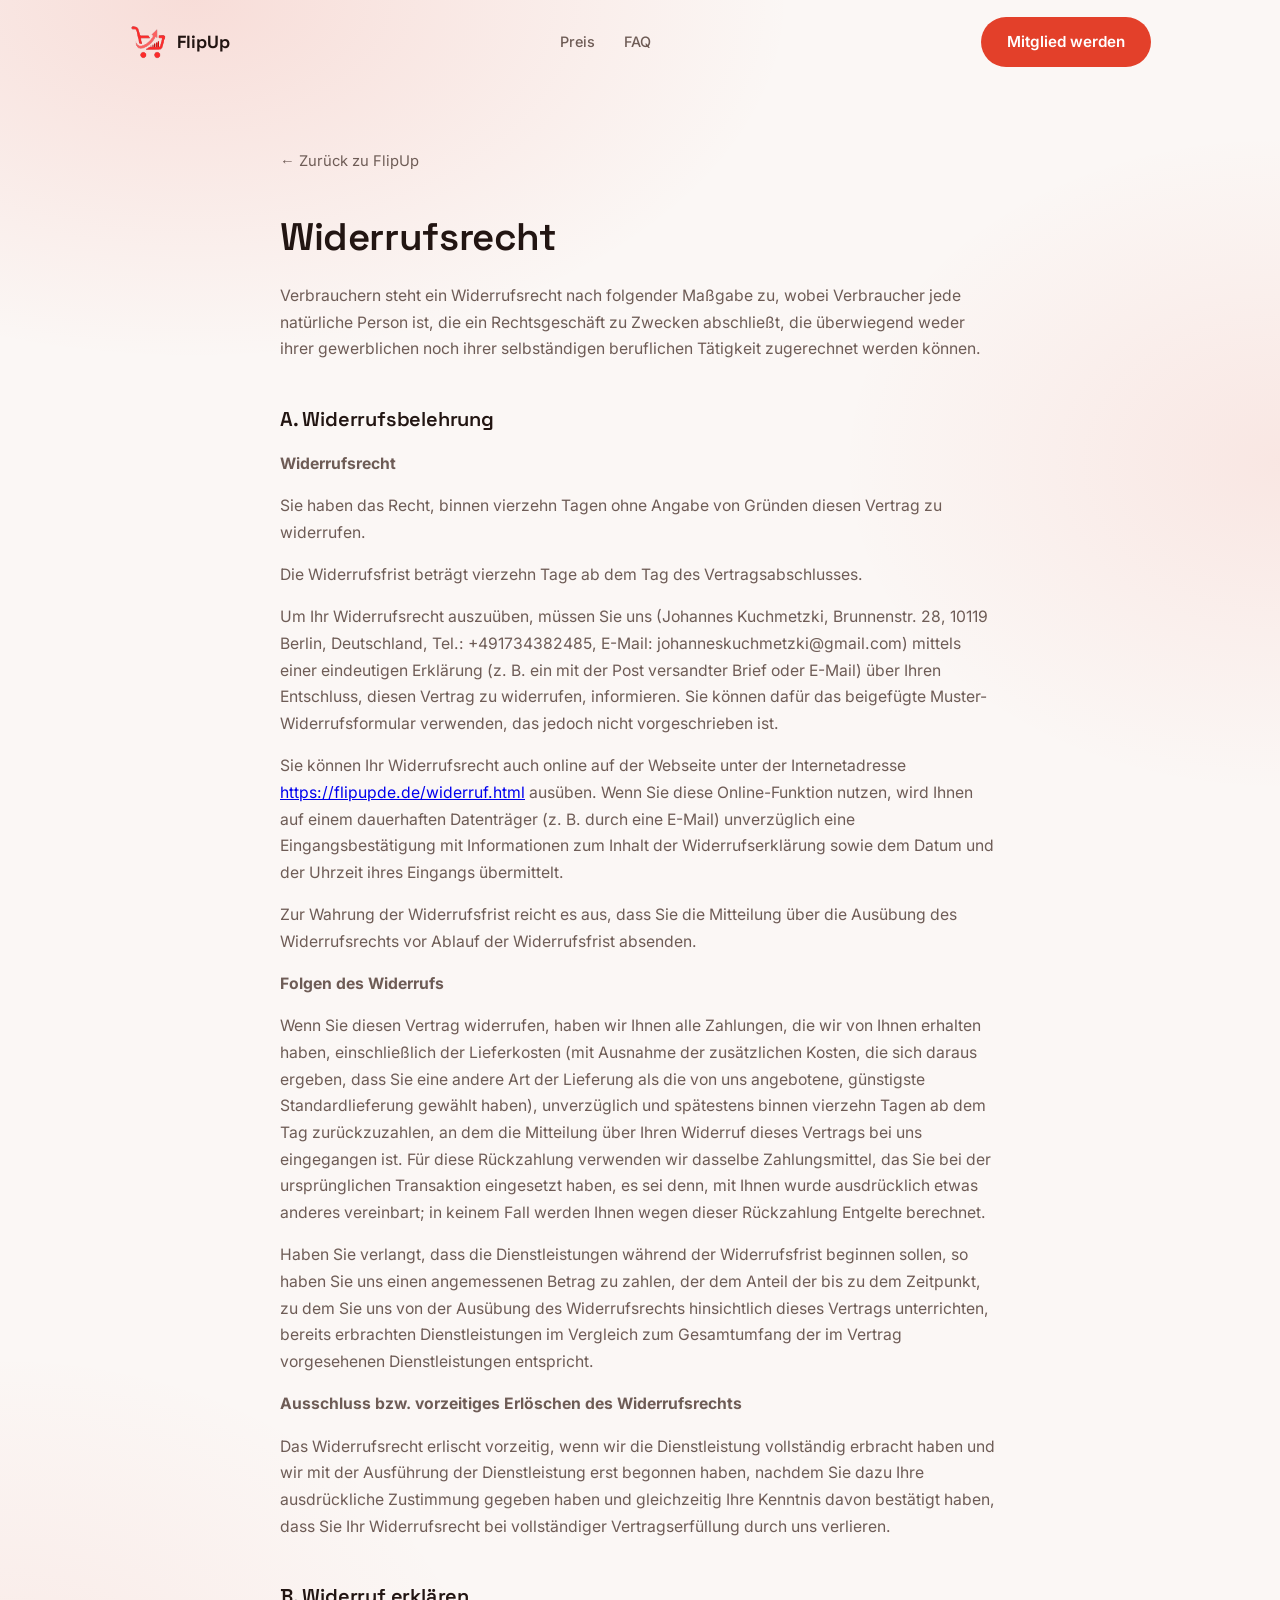
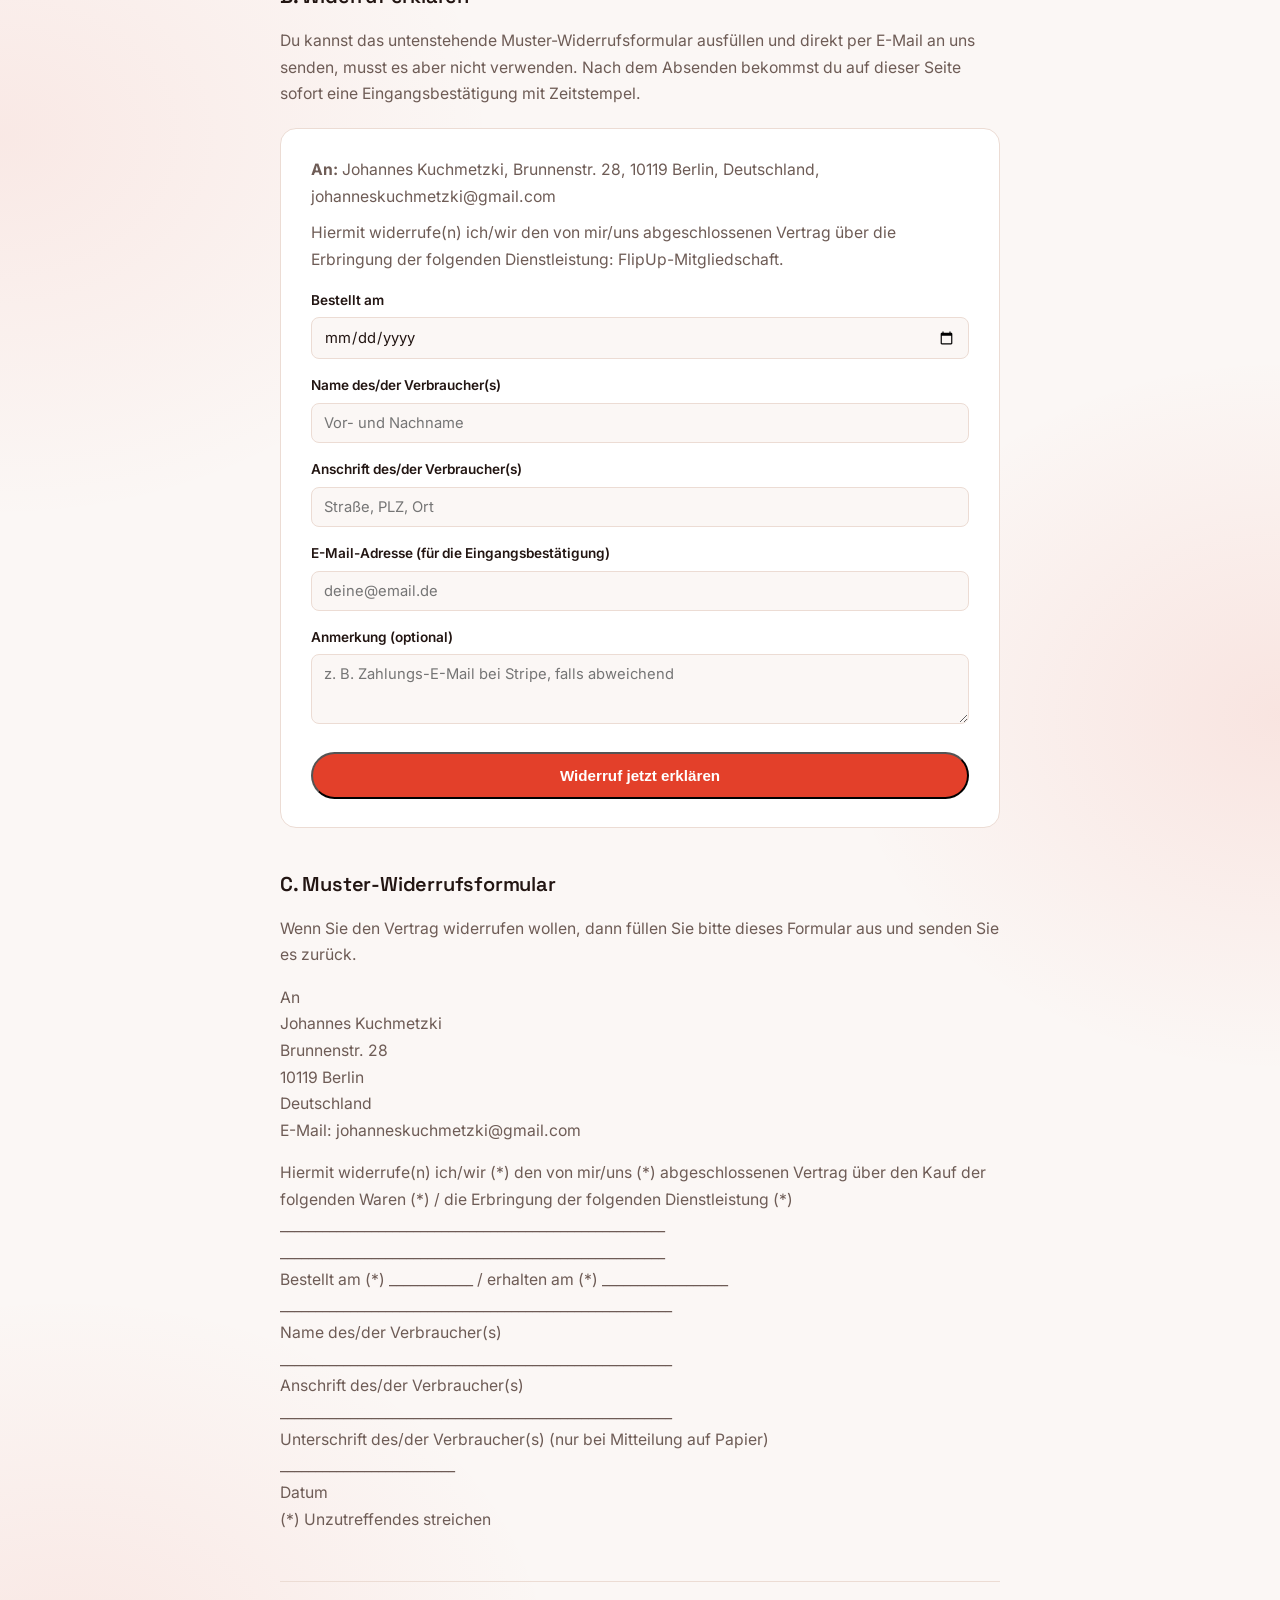
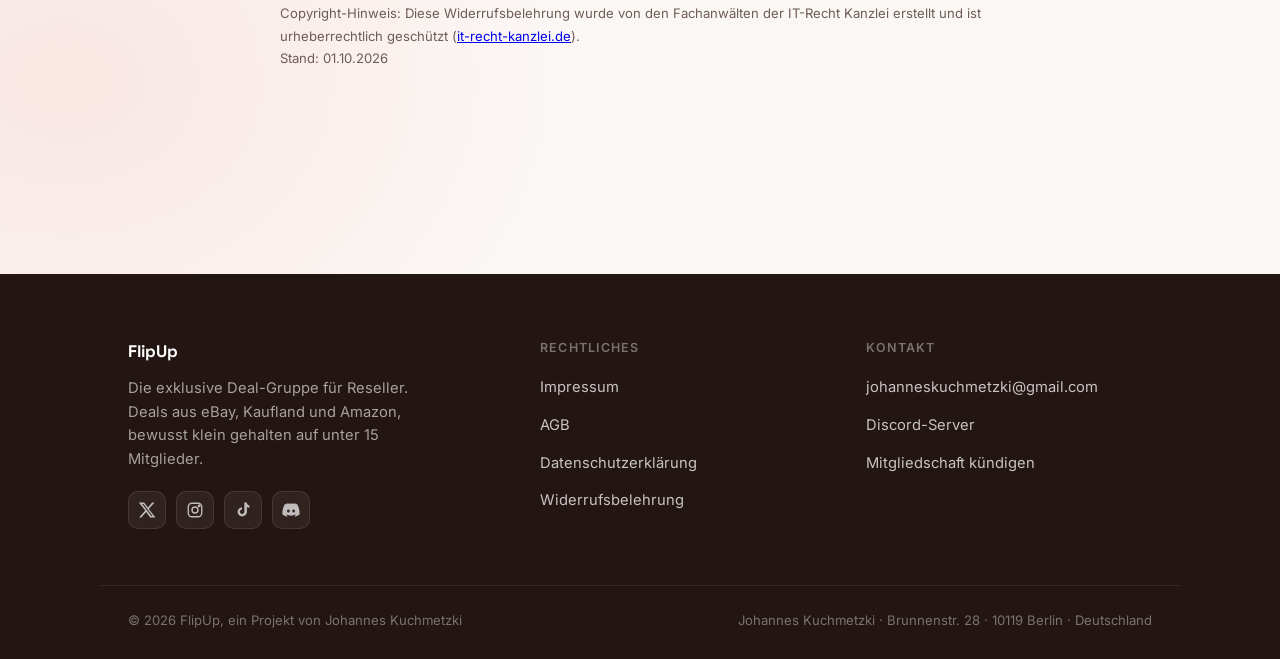
<file: widerruf.html>
<!doctype html>
<html lang="de">
<head>
<meta charset="UTF-8">
<meta name="viewport" content="width=device-width, initial-scale=1.0">
<title>Widerrufsrecht – FlipUp</title>
<meta name="description" content="Widerrufsbelehrung und Widerrufsformular für die FlipUp-Mitgliedschaft.">
<link rel="canonical" href="https://flipupde.de/widerruf.html">
<meta name="robots" content="noindex">
<link rel="icon" type="image/png" sizes="32x32" href="assets/favicon/favicon-32.png">
<link rel="icon" type="image/png" sizes="16x16" href="assets/favicon/favicon-16.png">
<link rel="apple-touch-icon" sizes="180x180" href="assets/favicon/favicon-180.png">
<link rel="stylesheet" href="style.css?v=16">
<style>
  .legal {
    padding: 64px 0 96px;
    max-width: 720px;
    margin: 0 auto;
  }
  .legal h1 {
    font-size: clamp(1.8rem, 4vw, 2.4rem);
    margin-bottom: 8px;
  }
  .legal .back-link {
    display: inline-block;
    margin-bottom: 32px;
    color: var(--text-muted);
    text-decoration: none;
    font-size: 0.92rem;
  }
  .legal .back-link:hover { color: var(--accent-ink); }
  .legal h2 {
    font-size: 1.25rem;
    margin: 40px 0 14px;
  }
  .legal p, .legal li {
    color: var(--text-muted);
    font-size: 0.98rem;
    line-height: 1.7;
  }
  .legal ul { padding-left: 22px; }
  .legal .meta {
    font-size: 0.82rem;
    color: var(--text-muted);
    margin-top: 48px;
    padding-top: 20px;
    border-top: 1px solid var(--border);
  }
  .widerruf-form {
    background: var(--surface);
    border: 1px solid var(--border);
    border-radius: 16px;
    padding: 28px 30px;
    margin-top: 20px;
  }
  .widerruf-form p { margin: 0 0 10px; }
  .widerruf-form label {
    display: block;
    font-size: 0.85rem;
    font-weight: 600;
    color: var(--text);
    margin: 16px 0 6px;
  }
  .widerruf-form input, .widerruf-form textarea {
    width: 100%;
    padding: 10px 12px;
    border-radius: 8px;
    border: 1px solid var(--border);
    font-family: inherit;
    font-size: 0.92rem;
    background: var(--bg);
    color: var(--text);
  }
  .widerruf-form textarea { min-height: 70px; resize: vertical; }
  .widerruf-form .button { margin-top: 20px; }
  .widerruf-confirmation {
    display: none;
    background: var(--surface);
    border: 1px solid var(--border);
    border-radius: 16px;
    padding: 28px 30px;
    margin-top: 20px;
  }
  .widerruf-confirmation.visible { display: block; }
  .widerruf-confirmation h2 {
    margin-top: 0;
    font-size: 1.1rem;
  }
  .widerruf-confirmation dl { margin: 16px 0 0; }
  .widerruf-confirmation dt {
    font-size: 0.8rem;
    font-weight: 600;
    color: var(--text);
    margin-top: 12px;
  }
  .widerruf-confirmation dd {
    margin: 2px 0 0;
    color: var(--text-muted);
    font-size: 0.92rem;
  }
</style>
</head>
<body>

  <header class="nav" id="site-nav">
    <div class="nav-inner">
      <a class="nav-brand" href="index.html">
        <img src="assets/logo.png" alt="FlipUp Logo" class="brand-logo">
        FlipUp
      </a>
      <nav>
        <a href="index.html#pricing">Preis</a>
        <a href="index.html#faq">FAQ</a>
      </nav>
      <a class="button button-nav" href="index.html#pricing">Mitglied werden</a>
    </div>
  </header>

  <main>
    <div class="container legal">
      <a class="back-link" href="index.html">← Zurück zu FlipUp</a>
      <h1>Widerrufsrecht</h1>
      <p>Verbrauchern steht ein Widerrufsrecht nach folgender Maßgabe zu, wobei Verbraucher jede natürliche Person ist, die ein Rechtsgeschäft zu Zwecken abschließt, die überwiegend weder ihrer gewerblichen noch ihrer selbständigen beruflichen Tätigkeit zugerechnet werden können.</p>

      <h2>A. Widerrufsbelehrung</h2>
      <p><strong>Widerrufsrecht</strong></p>
      <p>Sie haben das Recht, binnen vierzehn Tagen ohne Angabe von Gründen diesen Vertrag zu widerrufen.</p>
      <p>Die Widerrufsfrist beträgt vierzehn Tage ab dem Tag des Vertragsabschlusses.</p>
      <p>Um Ihr Widerrufsrecht auszuüben, müssen Sie uns (Johannes Kuchmetzki, Brunnenstr. 28, 10119 Berlin, Deutschland, Tel.: +491734382485, E-Mail: johanneskuchmetzki@gmail.com) mittels einer eindeutigen Erklärung (z. B. ein mit der Post versandter Brief oder E-Mail) über Ihren Entschluss, diesen Vertrag zu widerrufen, informieren. Sie können dafür das beigefügte Muster-Widerrufsformular verwenden, das jedoch nicht vorgeschrieben ist.</p>
      <p>Sie können Ihr Widerrufsrecht auch online auf der Webseite unter der Internetadresse <a href="https://flipupde.de/widerruf.html">https://flipupde.de/widerruf.html</a> ausüben. Wenn Sie diese Online-Funktion nutzen, wird Ihnen auf einem dauerhaften Datenträger (z. B. durch eine E-Mail) unverzüglich eine Eingangsbestätigung mit Informationen zum Inhalt der Widerrufserklärung sowie dem Datum und der Uhrzeit ihres Eingangs übermittelt.</p>
      <p>Zur Wahrung der Widerrufsfrist reicht es aus, dass Sie die Mitteilung über die Ausübung des Widerrufsrechts vor Ablauf der Widerrufsfrist absenden.</p>

      <p><strong>Folgen des Widerrufs</strong></p>
      <p>Wenn Sie diesen Vertrag widerrufen, haben wir Ihnen alle Zahlungen, die wir von Ihnen erhalten haben, einschließlich der Lieferkosten (mit Ausnahme der zusätzlichen Kosten, die sich daraus ergeben, dass Sie eine andere Art der Lieferung als die von uns angebotene, günstigste Standardlieferung gewählt haben), unverzüglich und spätestens binnen vierzehn Tagen ab dem Tag zurückzuzahlen, an dem die Mitteilung über Ihren Widerruf dieses Vertrags bei uns eingegangen ist. Für diese Rückzahlung verwenden wir dasselbe Zahlungsmittel, das Sie bei der ursprünglichen Transaktion eingesetzt haben, es sei denn, mit Ihnen wurde ausdrücklich etwas anderes vereinbart; in keinem Fall werden Ihnen wegen dieser Rückzahlung Entgelte berechnet.</p>
      <p>Haben Sie verlangt, dass die Dienstleistungen während der Widerrufsfrist beginnen sollen, so haben Sie uns einen angemessenen Betrag zu zahlen, der dem Anteil der bis zu dem Zeitpunkt, zu dem Sie uns von der Ausübung des Widerrufsrechts hinsichtlich dieses Vertrags unterrichten, bereits erbrachten Dienstleistungen im Vergleich zum Gesamtumfang der im Vertrag vorgesehenen Dienstleistungen entspricht.</p>

      <p><strong>Ausschluss bzw. vorzeitiges Erlöschen des Widerrufsrechts</strong></p>
      <p>Das Widerrufsrecht erlischt vorzeitig, wenn wir die Dienstleistung vollständig erbracht haben und wir mit der Ausführung der Dienstleistung erst begonnen haben, nachdem Sie dazu Ihre ausdrückliche Zustimmung gegeben haben und gleichzeitig Ihre Kenntnis davon bestätigt haben, dass Sie Ihr Widerrufsrecht bei vollständiger Vertragserfüllung durch uns verlieren.</p>

      <h2>B. Widerruf erklären</h2>
      <p>Du kannst das untenstehende Muster-Widerrufsformular ausfüllen und direkt per E-Mail an uns senden, musst es aber nicht verwenden. Nach dem Absenden bekommst du auf dieser Seite sofort eine Eingangsbestätigung mit Zeitstempel.</p>

      <form class="widerruf-form" id="widerruf-form">
        <p><strong>An:</strong> Johannes Kuchmetzki, Brunnenstr. 28, 10119 Berlin, Deutschland, johanneskuchmetzki@gmail.com</p>
        <p>Hiermit widerrufe(n) ich/wir den von mir/uns abgeschlossenen Vertrag über die Erbringung der folgenden Dienstleistung: FlipUp-Mitgliedschaft.</p>

        <label for="wf-ordered">Bestellt am</label>
        <input type="date" id="wf-ordered" required>

        <label for="wf-name">Name des/der Verbraucher(s)</label>
        <input type="text" id="wf-name" placeholder="Vor- und Nachname" required>

        <label for="wf-address">Anschrift des/der Verbraucher(s)</label>
        <input type="text" id="wf-address" placeholder="Straße, PLZ, Ort" required>

        <label for="wf-email">E-Mail-Adresse (für die Eingangsbestätigung)</label>
        <input type="email" id="wf-email" placeholder="deine@email.de" required>

        <label for="wf-note">Anmerkung (optional)</label>
        <textarea id="wf-note" placeholder="z. B. Zahlungs-E-Mail bei Stripe, falls abweichend"></textarea>

        <button type="submit" class="button button-block">Widerruf jetzt erklären</button>
      </form>

      <div class="widerruf-confirmation" id="widerruf-confirmation">
        <h2>Eingangsbestätigung</h2>
        <p>Deine Widerrufserklärung wurde mit folgendem Inhalt und Zeitstempel erfasst. Ein E-Mail-Entwurf mit demselben Inhalt wurde geöffnet, bitte sende ihn ab, damit uns dein Widerruf zusätzlich per E-Mail erreicht.</p>
        <dl>
          <dt>Bestellt am</dt>
          <dd id="conf-ordered"></dd>
          <dt>Name</dt>
          <dd id="conf-name"></dd>
          <dt>Anschrift</dt>
          <dd id="conf-address"></dd>
          <dt>E-Mail</dt>
          <dd id="conf-email"></dd>
          <dt>Anmerkung</dt>
          <dd id="conf-note"></dd>
          <dt>Datum und Uhrzeit des Eingangs</dt>
          <dd id="conf-timestamp"></dd>
        </dl>
      </div>

      <h2>C. Muster-Widerrufsformular</h2>
      <p>Wenn Sie den Vertrag widerrufen wollen, dann füllen Sie bitte dieses Formular aus und senden Sie es zurück.</p>
      <p>
        An<br>
        Johannes Kuchmetzki<br>
        Brunnenstr. 28<br>
        10119 Berlin<br>
        Deutschland<br>
        E-Mail: johanneskuchmetzki@gmail.com
      </p>
      <p>
        Hiermit widerrufe(n) ich/wir (*) den von mir/uns (*) abgeschlossenen Vertrag über den Kauf der folgenden Waren (*) / die Erbringung der folgenden Dienstleistung (*)<br>
        _______________________________________________________<br>
        _______________________________________________________<br>
        Bestellt am (*) ____________ / erhalten am (*) __________________<br>
        ________________________________________________________<br>
        Name des/der Verbraucher(s)<br>
        ________________________________________________________<br>
        Anschrift des/der Verbraucher(s)<br>
        ________________________________________________________<br>
        Unterschrift des/der Verbraucher(s) (nur bei Mitteilung auf Papier)<br>
        _________________________<br>
        Datum<br>
        (*) Unzutreffendes streichen
      </p>

      <p class="meta">Copyright-Hinweis: Diese Widerrufsbelehrung wurde von den Fachanwälten der IT-Recht Kanzlei erstellt und ist urheberrechtlich geschützt (<a href="https://www.it-recht-kanzlei.de">it-recht-kanzlei.de</a>).<br>Stand: 01.10.2026</p>
    </div>
  </main>

  <footer class="footer">
    <div class="container footer-grid">
      <div>
        <p class="footer-brand">FlipUp</p>
        <p class="footer-tagline">Die exklusive Deal-Gruppe für Reseller. Deals aus eBay, Kaufland und Amazon, bewusst klein gehalten auf unter 15 Mitglieder.</p>
        <div class="footer-social">
          <a href="https://x.com/FlipUpde" target="_blank" rel="noopener" aria-label="FlipUp auf X">
            <svg width="18" height="18" viewBox="0 0 24 24" fill="currentColor" aria-hidden="true"><path d="M18.9 2H22l-7.6 8.7L23.3 22h-7l-5.5-7.2L4.6 22H1.5l8.2-9.4L1 2h7.2l5 6.6L18.9 2zm-1.2 18h1.7L7.4 4h-1.8l12.1 16z"/></svg>
          </a>
          <a href="https://www.instagram.com/flipupde/" target="_blank" rel="noopener" aria-label="FlipUp auf Instagram">
            <svg width="18" height="18" viewBox="0 0 24 24" fill="none" stroke="currentColor" stroke-width="1.8" aria-hidden="true"><rect x="3" y="3" width="18" height="18" rx="5"/><circle cx="12" cy="12" r="4"/><circle cx="17.5" cy="6.5" r="1"/></svg>
          </a>
          <a href="https://www.tiktok.com/@flipupde" target="_blank" rel="noopener" aria-label="FlipUp auf TikTok">
            <svg width="18" height="18" viewBox="0 0 24 24" fill="currentColor" aria-hidden="true"><path d="M14 2h3c.2 2.1 1.4 3.7 3.5 3.9v3c-1.2 0-2.3-.3-3.3-.9v6.4c0 3.4-2.8 6.1-6.2 6.1S4.8 17.8 4.8 14.4c0-3.3 2.6-6 5.9-6.1v3.1c-1.6.1-2.9 1.4-2.9 3s1.3 3 3 3 3-1.3 3-3V2z"/></svg>
          </a>
          <a href="https://discord.gg/VjVJKsM6pp" target="_blank" rel="noopener" aria-label="FlipUp auf Discord">
            <svg width="18" height="18" viewBox="0 0 24 24" fill="currentColor" aria-hidden="true"><path d="M20.3 4.4A19.7 19.7 0 0015.6 3l-.3.6a14 14 0 014.2 1.6 16 16 0 00-15 0A14 14 0 018.7 3.6L8.4 3a19.6 19.6 0 00-4.7 1.4C1 9 .3 13.5.6 18a19.8 19.8 0 006 3l.9-1.5a12.7 12.7 0 01-2-1c.2-.1.3-.3.5-.4a14.1 14.1 0 0012 0l.5.4a12.7 12.7 0 01-2 1L17.4 21a19.7 19.7 0 006-3c.4-5.2-1-9.7-3.1-13.6zM8.5 15.3c-1 0-1.8-.9-1.8-2s.8-2 1.8-2 1.9.9 1.8 2c0 1.1-.8 2-1.8 2zm7 0c-1 0-1.8-.9-1.8-2s.8-2 1.8-2 1.9.9 1.8 2c0 1.1-.8 2-1.8 2z"/></svg>
          </a>
        </div>
      </div>
      <div>
        <p class="footer-heading">Rechtliches</p>
        <ul class="footer-links">
          <li><a href="https://johanneskuchmetzki.de/impressum.html">Impressum</a></li>
          <li><a href="agb.html">AGB</a></li>
          <li><a href="datenschutz.html">Datenschutzerklärung</a></li>
          <li><a href="widerruf.html">Widerrufsbelehrung</a></li>
        </ul>
      </div>
      <div>
        <p class="footer-heading">Kontakt</p>
        <ul class="footer-links">
          <li><a href="mailto:johanneskuchmetzki@gmail.com">johanneskuchmetzki@gmail.com</a></li>
          <li><a href="https://discord.gg/VjVJKsM6pp" target="_blank" rel="noopener">Discord-Server</a></li>
          <li><a href="kuendigen.html">Mitgliedschaft kündigen</a></li>
        </ul>
      </div>
    </div>
    <div class="container footer-bottom">
      <span>© 2026 FlipUp, ein Projekt von Johannes Kuchmetzki</span>
      <span>Johannes Kuchmetzki · Brunnenstr. 28 · 10119 Berlin · Deutschland</span>
    </div>
  </footer>

  <script>
    document.getElementById('widerruf-form').addEventListener('submit', function (e) {
      e.preventDefault();

      var ordered = document.getElementById('wf-ordered').value;
      var name = document.getElementById('wf-name').value;
      var address = document.getElementById('wf-address').value;
      var email = document.getElementById('wf-email').value;
      var note = document.getElementById('wf-note').value;
      var timestamp = new Date().toLocaleString('de-DE');

      document.getElementById('conf-ordered').textContent = ordered;
      document.getElementById('conf-name').textContent = name;
      document.getElementById('conf-address').textContent = address;
      document.getElementById('conf-email').textContent = email;
      document.getElementById('conf-note').textContent = note || '–';
      document.getElementById('conf-timestamp').textContent = timestamp;

      var confirmation = document.getElementById('widerruf-confirmation');
      confirmation.classList.add('visible');
      confirmation.scrollIntoView({ behavior: 'smooth', block: 'start' });

      var body =
        'Hiermit widerrufe ich den von mir abgeschlossenen Vertrag über die Erbringung der folgenden Dienstleistung: FlipUp-Mitgliedschaft.\n\n' +
        'Bestellt am: ' + ordered + '\n' +
        'Name: ' + name + '\n' +
        'Anschrift: ' + address + '\n' +
        'E-Mail: ' + email +
        (note ? ('\nAnmerkung: ' + note) : '') +
        '\n\nEingegangen am: ' + timestamp;

      window.location.href = 'mailto:johanneskuchmetzki@gmail.com?subject=' + encodeURIComponent('Widerruf FlipUp-Mitgliedschaft') + '&body=' + encodeURIComponent(body);
    });
  </script>

  <script>
    var siteNav = document.getElementById('site-nav');
    function updateNavScroll() {
      if (window.scrollY > 24) {
        siteNav.classList.add('scrolled');
      } else {
        siteNav.classList.remove('scrolled');
      }
    }
    updateNavScroll();
    window.addEventListener('scroll', updateNavScroll, { passive: true });
  </script>

</body>
</html>
</file>
<file: style.css>
@font-face {
  font-family: "Inter";
  src: url("assets/fonts/inter-latin.woff2") format("woff2");
  font-weight: 400 700;
  font-style: normal;
  font-display: swap;
}

@font-face {
  font-family: "Space Grotesk";
  src: url("assets/fonts/space-grotesk-latin.woff2") format("woff2");
  font-weight: 400 700;
  font-style: normal;
  font-display: swap;
}

@font-face {
  font-family: "Caveat";
  src: url("assets/fonts/caveat-700.woff2") format("woff2");
  font-weight: 700;
  font-style: normal;
  font-display: swap;
}

.accent-script {
  font-family: "Caveat", cursive;
  font-weight: 700;
  font-size: 1.2em;
  color: var(--accent);
  padding: 0 2px;
  position: relative;
}

.accent-script::after {
  content: "";
  position: absolute;
  left: 2px;
  right: 2px;
  bottom: 0.08em;
  height: 3px;
  background: var(--accent);
  border-radius: 2px;
  opacity: 0.55;
}

:root {
  --bg: #fbf7f5;
  --bg-alt: #f6ebe6;
  --surface: #ffffff;
  --text: #221512;
  --text-muted: #6e5c56;
  --accent: #e3402a;
  --accent-ink: #b02c19;
  --border: #ecdcd4;
  --max-width: 1080px;
  color-scheme: light;
}

* { box-sizing: border-box; }

html { scroll-behavior: smooth; }

body {
  margin: 0;
  background:
    radial-gradient(1000px 600px at 15% 0%, rgba(227, 64, 42, 0.14), transparent 60%),
    radial-gradient(800px 600px at 100% 12%, rgba(227, 64, 42, 0.09), transparent 55%),
    radial-gradient(900px 700px at 0% 45%, rgba(227, 64, 42, 0.08), transparent 55%),
    radial-gradient(800px 650px at 100% 60%, rgba(227, 64, 42, 0.1), transparent 55%),
    radial-gradient(900px 700px at 5% 85%, rgba(227, 64, 42, 0.09), transparent 55%),
    radial-gradient(800px 600px at 95% 100%, rgba(227, 64, 42, 0.1), transparent 55%),
    var(--bg);
  color: var(--text);
  font-family: "Inter", -apple-system, BlinkMacSystemFont, "Segoe UI", sans-serif;
  line-height: 1.6;
}

h1, h2, h3 {
  font-family: "Space Grotesk", -apple-system, BlinkMacSystemFont, "Segoe UI", sans-serif;
  font-weight: 600;
  letter-spacing: -0.01em;
  margin: 0;
  text-wrap: balance;
}

.container {
  max-width: var(--max-width);
  margin: 0 auto;
  padding: 0 28px;
}

/* Reveal-on-scroll */

.reveal {
  opacity: 0;
  transform: translateY(28px);
  transition: opacity 0.7s cubic-bezier(0.16, 1, 0.3, 1), transform 0.7s cubic-bezier(0.16, 1, 0.3, 1);
}

.reveal-visible {
  opacity: 1;
  transform: translateY(0);
}

@media (prefers-reduced-motion: reduce) {
  .reveal { opacity: 1; transform: none; transition: none; }
}

/* Nav */

.nav {
  position: sticky;
  top: 0;
  z-index: 20;
  padding: 0;
  transition: padding 0.25s ease;
}

.nav.scrolled {
  padding: 12px 20px 0;
}

.nav-inner {
  max-width: var(--max-width);
  margin: 0 auto;
  padding: 16px 28px;
  display: flex;
  justify-content: space-between;
  align-items: center;
  flex-wrap: wrap;
  gap: 12px;
  background: transparent;
  border: 1px solid transparent;
  border-radius: 999px;
  box-shadow: none;
  transition: padding 0.25s ease, background 0.25s ease, border-color 0.25s ease, box-shadow 0.25s ease;
}

.nav.scrolled .nav-inner {
  padding: 8px 20px;
  background: rgba(255, 255, 255, 0.75);
  backdrop-filter: blur(10px);
  border-color: rgba(255, 255, 255, 0.6);
  box-shadow: 0 10px 30px -14px rgba(34, 21, 18, 0.25);
}

.nav-brand {
  font-family: "Space Grotesk", sans-serif;
  font-weight: 700;
  font-size: 1.1rem;
  color: var(--text);
  text-decoration: none;
  display: flex;
  align-items: center;
  gap: 10px;
}

.brand-logo {
  width: 38px;
  height: 38px;
  object-fit: contain;
}

.nav nav a {
  color: var(--text-muted);
  text-decoration: none;
  margin-left: 24px;
  font-size: 0.9rem;
  font-weight: 500;
  transition: color 0.15s ease;
}

.nav nav a:first-child { margin-left: 0; }
.nav nav a:hover { color: var(--accent-ink); }

.button-nav {
  padding: 9px 18px;
  font-size: 0.88rem;
  transition: padding 0.25s ease, font-size 0.25s ease;
}

.nav.scrolled .button-nav {
  padding: 7px 15px;
  font-size: 0.82rem;
}

/* Buttons */

.button {
  display: inline-flex;
  align-items: center;
  background: var(--accent);
  color: #fff;
  padding: 13px 26px;
  border-radius: 999px;
  text-decoration: none;
  font-weight: 600;
  font-size: 0.95rem;
  transition: transform 0.15s ease, background 0.15s ease;
}

.button:hover {
  background: var(--accent-ink);
  transform: translateY(-1px);
}

.button-ghost {
  background: transparent;
  color: var(--text);
  border: 1.5px solid var(--border);
}

.button-ghost:hover {
  background: var(--surface);
  color: var(--accent-ink);
  border-color: var(--accent-ink);
}

.button-block {
  width: 100%;
  justify-content: center;
}

.button-light {
  background: #fff;
  color: var(--accent-ink);
}

.button-light:hover { background: var(--bg); }

/* Hero — single column, bold, no side image */

.hero {
  padding: 96px 0 40px;
  text-align: center;
  overflow: hidden;
}

.hero-inner {
  max-width: 780px;
  margin: 0 auto;
}

.eyebrow {
  display: inline-block;
  text-transform: uppercase;
  letter-spacing: 0.12em;
  font-size: 0.78rem;
  font-weight: 600;
  color: var(--accent-ink);
  margin: 0 0 20px;
}

.hero h1 {
  font-size: clamp(2.4rem, 6vw, 4rem);
  line-height: 1.06;
  margin: 0 auto 24px;
  max-width: 720px;
}

.hero h1 .accent {
  color: var(--accent);
}

.hero-text {
  color: var(--text-muted);
  font-size: 1.08rem;
  max-width: 560px;
  margin: 0 auto 32px;
}

.hero-actions {
  display: flex;
  gap: 14px;
  flex-wrap: wrap;
  justify-content: center;
  margin-bottom: 8px;
}

/* Horizontal photo strip */

.strip-section {
  padding: 8px 0 0;
}

.strip-label {
  text-align: center;
  font-size: 0.85rem;
  color: var(--text-muted);
  margin: 0 0 18px;
}

.strip {
  overflow: hidden;
  padding: 4px 0 64px;
}

.strip-track {
  display: flex;
  width: max-content;
  gap: 16px;
  animation: strip-scroll 40s linear infinite;
}

.strip-photo {
  width: 220px;
  height: 280px;
  object-fit: cover;
  border-radius: 14px;
  border: 1px solid var(--border);
  box-shadow: 0 16px 32px -20px rgba(34, 21, 18, 0.3);
  flex-shrink: 0;
}

@keyframes strip-scroll {
  from { transform: translateX(0); }
  to { transform: translateX(-50%); }
}

@media (prefers-reduced-motion: reduce) {
  .strip-track { animation: none; }
}

/* Sections */

.section {
  padding: 80px 0;
}

.section-label {
  text-transform: uppercase;
  letter-spacing: 0.1em;
  font-size: 0.95rem;
  font-weight: 600;
  color: var(--accent-ink);
  margin: 0 0 16px;
}

.section-divider {
  width: 44px;
  height: 2px;
  background: var(--accent);
  margin: 0 auto 48px;
}

.how {
  text-align: center;
}

.how h2 {
  font-size: clamp(1.7rem, 3.2vw, 2.4rem);
  max-width: 640px;
  margin: 0 auto 48px;
}

.lede {
  color: var(--text-muted);
  font-size: 1.03rem;
  max-width: 600px;
}

/* Timeline (replaces card grid) */

.timeline {
  display: flex;
  flex-direction: column;
  gap: 0;
  max-width: 680px;
  margin: 0 auto;
  text-align: left;
}

.timeline-item {
  display: grid;
  grid-template-columns: 48px 1fr;
  gap: 20px;
  padding-bottom: 40px;
  position: relative;
}

.timeline-item:not(:last-child)::before {
  content: "";
  position: absolute;
  left: 23px;
  top: 48px;
  bottom: 0;
  width: 2px;
  background: var(--border);
}

.timeline-num {
  width: 48px;
  height: 48px;
  border-radius: 50%;
  background: var(--accent);
  color: #fff;
  display: flex;
  align-items: center;
  justify-content: center;
  font-family: "Space Grotesk", sans-serif;
  font-weight: 700;
  font-size: 1.1rem;
  flex-shrink: 0;
  z-index: 1;
}

.timeline-item h3 {
  font-size: 1.08rem;
  margin-bottom: 8px;
}

.timeline-item p {
  color: var(--text-muted);
  font-size: 0.96rem;
  margin: 0;
}

/* Why */

.why-grid {
  display: grid;
  grid-template-columns: 1fr 1fr;
  gap: 48px;
  align-items: center;
}

.why h2 {
  font-size: clamp(1.7rem, 3.2vw, 2.3rem);
  margin: 14px 0 18px;
}

.why-points {
  display: flex;
  flex-direction: column;
  gap: 32px;
}

.why-point {
  display: flex;
  flex-direction: column;
  gap: 10px;
}

.why-heading {
  display: flex;
  align-items: center;
  gap: 14px;
}

.why-icon {
  width: 32px;
  height: 32px;
  flex-shrink: 0;
}

.why-point h3 {
  font-size: 1.05rem;
}

.why-body {
  margin-left: 16px;
  border-left: 1px solid var(--accent);
  padding-left: 18px;
}

.why-point p {
  color: var(--text-muted);
  font-size: 0.92rem;
  margin: 0;
}

/* Pricing */

.pricing-grid {
  display: grid;
  grid-template-columns: 1.1fr 0.9fr;
  gap: 48px;
  align-items: center;
}

.pricing h2 {
  font-size: clamp(1.7rem, 3.2vw, 2.3rem);
  margin: 14px 0 18px;
}

.pricing-card {
  background: var(--text);
  border-radius: 24px;
  padding: 40px 36px;
  color: #fff;
  box-shadow: 0 30px 60px -24px rgba(34, 21, 18, 0.35);
}

.pricing-price {
  display: flex;
  align-items: baseline;
  gap: 8px;
  margin-bottom: 24px;
}

.pricing-amount {
  font-family: "Space Grotesk", sans-serif;
  font-size: 2.6rem;
  font-weight: 700;
  line-height: 1;
}

.pricing-period {
  color: rgba(255,255,255,0.6);
  font-size: 0.9rem;
}

.pricing-points {
  list-style: none;
  padding: 0;
  margin: 0 0 28px;
  display: flex;
  flex-direction: column;
  gap: 12px;
}

.pricing-points li {
  position: relative;
  padding-left: 24px;
  font-size: 0.94rem;
}

.pricing-points li::before {
  content: "✓";
  position: absolute;
  left: 0;
  color: var(--accent);
  font-weight: 700;
}

.button-discord {
  width: 100%;
  justify-content: center;
  background: #5865f2;
  gap: 8px;
  margin-top: 14px;
  margin-top: 4px;
}

.button-discord:hover {
  background: #4752c4;
}

.pricing-legal-link {
  text-align: center;
  margin: 14px 0 0;
  font-size: 0.8rem;
}

.pricing-legal-link a {
  color: rgba(255, 255, 255, 0.5);
  text-decoration: underline;
}

.pricing-legal-link a:hover {
  color: rgba(255, 255, 255, 0.8);
}

/* Founder section */

.founder-grid {
  display: grid;
  grid-template-columns: 0.8fr 1.2fr;
  gap: 48px;
  align-items: center;
}

.founder-photo img {
  width: 100%;
  aspect-ratio: 1 / 1;
  object-fit: cover;
  border-radius: 20px;
  border: 1px solid var(--border);
  box-shadow: 0 24px 48px -24px rgba(34, 21, 18, 0.35);
}

.founder-content h2 {
  font-size: clamp(1.6rem, 3vw, 2.1rem);
  margin: 14px 0 18px;
}

.founder-bio {
  color: var(--text-muted);
  font-size: 0.98rem;
  margin: 0 0 20px;
}

.founder-points {
  list-style: none;
  padding: 0;
  margin: 0 0 24px;
  display: flex;
  flex-direction: column;
  gap: 10px;
}

.founder-points li {
  position: relative;
  padding-left: 22px;
  font-size: 0.92rem;
}

.founder-points li::before {
  content: "";
  position: absolute;
  left: 0;
  top: 8px;
  width: 7px;
  height: 7px;
  border-radius: 50%;
  background: var(--accent);
}

.founder-link {
  display: inline-flex;
  color: var(--accent-ink);
  font-weight: 600;
  font-size: 0.95rem;
  text-decoration: none;
  border-bottom: 1px solid var(--accent);
  padding-bottom: 2px;
}

.founder-link:hover { color: var(--accent); }

/* Network cards */

.network h2 {
  font-size: clamp(1.5rem, 2.8vw, 2rem);
  margin: 14px 0 32px;
}

.network-grid {
  display: grid;
  grid-template-columns: 1fr 1fr;
  gap: 20px;
}

.network-card {
  display: block;
  padding-top: 20px;
  border-top: 2px solid var(--accent);
  text-decoration: none;
  color: var(--text);
  transition: transform 0.15s ease;
}

.network-card:hover {
  transform: translateX(4px);
}

.network-card h3 {
  font-size: 1.1rem;
  margin-bottom: 8px;
}

.network-card p {
  color: var(--text-muted);
  font-size: 0.92rem;
  margin: 0 0 14px;
}

.network-link {
  color: var(--accent-ink);
  font-weight: 600;
  font-size: 0.88rem;
}

/* FAQ */

.faq {
  text-align: center;
}

.faq h2 {
  font-size: clamp(1.7rem, 3.2vw, 2.2rem);
  margin: 14px 0 32px;
}

.faq-list {
  margin: 0 auto;
  text-align: left;
  display: flex;
  flex-direction: column;
  gap: 12px;
  max-width: 720px;
}

.faq-item {
  background: var(--surface);
  border: 1px solid var(--border);
  border-radius: 14px;
  padding: 18px 22px;
}

.faq-item summary {
  cursor: pointer;
  font-weight: 600;
  font-size: 0.98rem;
  list-style: none;
}

.faq-item summary::-webkit-details-marker { display: none; }

.faq-item summary::after {
  content: "+";
  float: right;
  color: var(--accent);
  font-weight: 700;
}

.faq-item[open] summary::after { content: "–"; }

.faq-item p {
  color: var(--text-muted);
  font-size: 0.92rem;
  margin: 14px 0 0;
}

/* CTA */

.cta {
  text-align: center;
}

.cta-inner h2 {
  font-size: clamp(1.8rem, 3.6vw, 2.6rem);
  margin-bottom: 14px;
}

.cta .lede {
  margin: 0 auto 28px;
}

/* Footer */

.footer {
  background: var(--text);
  color: rgba(255, 255, 255, 0.6);
  padding: 64px 0 28px;
  margin-top: 96px;
}

.footer-grid {
  display: grid;
  grid-template-columns: 1.3fr 1fr 1fr;
  gap: 40px;
}

.footer-brand {
  font-family: "Space Grotesk", sans-serif;
  font-weight: 700;
  font-size: 1.05rem;
  color: #fff;
  margin: 0 0 12px;
}

.footer-tagline {
  font-size: 0.92rem;
  line-height: 1.6;
  max-width: 320px;
  margin: 0 0 20px;
}

.footer-social {
  display: flex;
  gap: 10px;
}

.footer-social a {
  width: 38px;
  height: 38px;
  border-radius: 10px;
  background: rgba(255, 255, 255, 0.06);
  border: 1px solid rgba(255, 255, 255, 0.1);
  display: flex;
  align-items: center;
  justify-content: center;
  color: rgba(255, 255, 255, 0.7);
  transition: background 0.15s ease, color 0.15s ease;
}

.footer-social a:hover {
  background: var(--accent);
  border-color: var(--accent);
  color: #fff;
}

.footer-heading {
  text-transform: uppercase;
  letter-spacing: 0.1em;
  font-size: 0.78rem;
  font-weight: 600;
  color: rgba(255, 255, 255, 0.4);
  margin: 0 0 16px;
}

.footer-links {
  list-style: none;
  padding: 0;
  margin: 0;
  display: flex;
  flex-direction: column;
  gap: 12px;
}

.footer-links a {
  color: rgba(255, 255, 255, 0.75);
  text-decoration: none;
  font-size: 0.92rem;
}

.footer-links a:hover { color: #fff; }

.footer-bottom {
  display: flex;
  justify-content: space-between;
  flex-wrap: wrap;
  gap: 8px;
  margin-top: 56px;
  padding-top: 24px;
  border-top: 1px solid rgba(255, 255, 255, 0.08);
  font-size: 0.82rem;
  color: rgba(255, 255, 255, 0.4);
}

/* Responsive */

@media (max-width: 900px) {
  .why-grid,
  .pricing-grid,
  .founder-grid,
  .network-grid {
    grid-template-columns: 1fr;
  }
  .founder-photo { max-width: 280px; margin: 0 auto; }
  .footer-grid { grid-template-columns: 1fr; gap: 32px; }
}

@media (max-width: 600px) {
  .hero { padding: 64px 0 40px; }
  .section { padding: 56px 0; }
  .nav nav { display: none; }
  .strip-photo { width: 170px; height: 220px; }
  .timeline-item { grid-template-columns: 40px 1fr; }
  .timeline-num { width: 40px; height: 40px; font-size: 1rem; }
  .timeline-item:not(:last-child)::before { left: 19px; }
}
</file>
